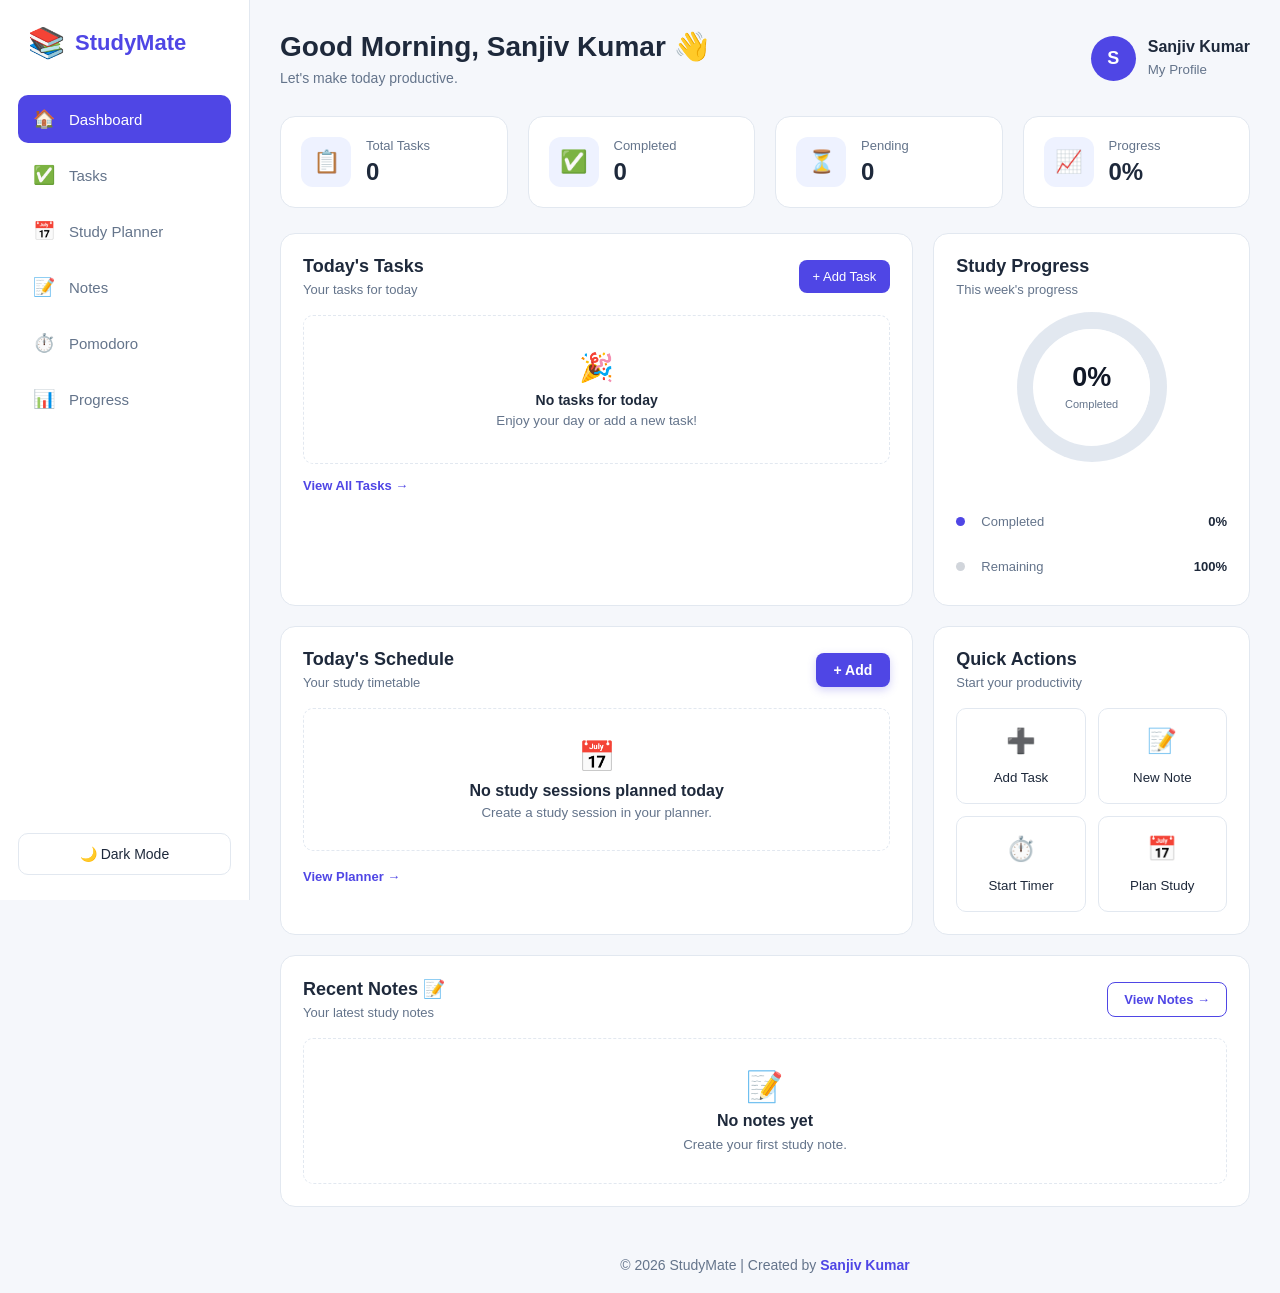
<file: index.html>
<!DOCTYPE html>
<html lang="en">

<head>

    <meta charset="UTF-8">

    <meta name="viewport"
        content="width=device-width, initial-scale=1.0">

    <!-- index.html -->
<title>StudyMate - Dashboard</title>

    <link rel="stylesheet"
        href="style.css">

    <link
    rel="icon"
    href="data:image/svg+xml,<svg xmlns=%22http://www.w3.org/2000/svg%22 viewBox=%220 0 100 100%22><text y=%22.9em%22 font-size=%2290%22>📚</text></svg>">

</head>


<body>


    <!-- ================= SIDEBAR ================= -->

    <aside class="sidebar">

        <div class="logo">

            <span>📚</span>

            <h2>
                StudyMate
            </h2>

        </div>


        <nav>

            <a href="index.html"
                class="active">

                <span>🏠</span>
                Dashboard

            </a>


            <a href="pages/tasks.html">

                <span>✅</span>
                Tasks

            </a>


            <a href="pages/planner.html">

                <span>📅</span>
                Study Planner

            </a>


            <a href="pages/notes.html">

                <span>📝</span>
                Notes

            </a>


            <a href="pages/pomodoro.html">

                <span>⏱️</span>
                Pomodoro

            </a>


            <a href="pages/progress.html">

                <span>📊</span>
                Progress

            </a>

        </nav>


        <div class="sidebar-bottom">

            <button id="themeBtn">
                🌙 Dark Mode
            </button>

        </div>

    </aside>



    <!-- ================= MAIN CONTENT ================= -->

    <main class="main">


        <!-- ================= HEADER ================= -->

        <header class="header">

            <div>

                <h1 id="greeting">
                    Good Morning, Sanjiv Kumar 👋
                </h1>

                <p>
                    Let's make today productive.
                </p>

            </div>


            <div class="profile">

                <div class="profile-icon">
                    S
                </div>


                <div>

                    <strong>
                        Sanjiv Kumar
                    </strong>

                    <small>
                        My Profile
                    </small>

                </div>

            </div>

        </header>



        <!-- ================= STATISTICS ================= -->

        <section class="stats">


            <div class="stat-card">

                <div class="stat-icon">
                    📋
                </div>

                <div>

                    <p>
                        Total Tasks
                    </p>

                    <h2 id="totalTasks">
                        0
                    </h2>

                </div>

            </div>



            <div class="stat-card">

                <div class="stat-icon">
                    ✅
                </div>

                <div>

                    <p>
                        Completed
                    </p>

                    <h2 id="completedTasks">
                        0
                    </h2>

                </div>

            </div>



            <div class="stat-card">

                <div class="stat-icon">
                    ⏳
                </div>

                <div>

                    <p>
                        Pending
                    </p>

                    <h2 id="pendingTasks">
                        0
                    </h2>

                </div>

            </div>



            <div class="stat-card">

                <div class="stat-icon">
                    📈
                </div>

                <div>

                    <p>
                        Progress
                    </p>

                    <h2 id="progress">
                        0%
                    </h2>

                </div>

            </div>


        </section>



        <!-- ================= DASHBOARD GRID ================= -->

        <section class="dashboard-grid">



            <!-- ================= TODAY'S TASKS ================= -->

            <div class="card tasks-card">


                <div class="card-header">

                    <div>

                        <h2>
                            Today's Tasks
                        </h2>

                        <p>
                            Your tasks for today
                        </p>

                    </div>


                    <button
                        class="add-btn"
                        id="dashboardAddTask">

                        + Add Task

                    </button>

                </div>


                <div class="task-list">

                    <!-- Tasks loaded by JavaScript -->

                </div>


                <button
                    class="view-all"
                    id="viewAllTasks">

                    View All Tasks →

                </button>


            </div>



            <!-- ================= STUDY PROGRESS ================= -->

            <div class="card progress-card">


                <div class="card-header">

                    <div>

                        <h2>
                            Study Progress
                        </h2>

                        <p>
                            This week's progress
                        </p>

                    </div>

                </div>


                <div class="progress-circle">


                    <div>

                        <strong id="studyProgress">
                            0%
                        </strong>

                        <span>
                            Completed
                        </span>

                    </div>


                </div>


                <div class="progress-info">


                    <div>

                        <span
                            class="dot completed-dot">
                        </span>

                        Completed

                        <strong id="completedProgress">
                            0%
                        </strong>

                    </div>


                    <div>

                        <span
                            class="dot pending-dot">
                        </span>

                        Remaining

                        <strong id="remainingProgress">
                            0%
                        </strong>

                    </div>


                </div>


            </div>



            <!-- ================= TODAY'S SCHEDULE ================= -->

            <div class="card schedule-card">


                <div class="card-header">


                    <div>

                        <h2>
                            Today's Schedule
                        </h2>

                        <p>
                            Your study timetable
                        </p>

                    </div>


                    <button
                        class="schedule-add-btn"
                        id="scheduleAddBtn">

                        + Add

                    </button>


                </div>


                <div
                    class="schedule"
                    id="dashboardSchedule">

                    <!-- Schedule loaded by JavaScript -->

                </div>


                <button
                    class="view-all"
                    id="viewPlanner">

                    View Planner →

                </button>


            </div>



            <!-- ================= QUICK ACTIONS ================= -->

            <div class="card quick-card">


                <div class="card-header">


                    <div>

                        <h2>
                            Quick Actions
                        </h2>

                        <p>
                            Start your productivity
                        </p>

                    </div>


                </div>


                <div class="quick-actions">


                    <button id="quickAddTask">

                        <span>
                            ➕
                        </span>

                        Add Task

                    </button>



                    <button id="quickNewNote">

                        <span>
                            📝
                        </span>

                        New Note

                    </button>



                    <button id="quickTimer">

                        <span>
                            ⏱️
                        </span>

                        Start Timer

                    </button>



                    <button id="quickPlanner">

                        <span>
                            📅
                        </span>

                        Plan Study

                    </button>


                </div>


            </div>



            <!-- ================= RECENT NOTES ================= -->

            <div class="card recent-notes-card">


                <div class="card-header">


                    <div>

                        <h2>
                            Recent Notes 📝
                        </h2>

                        <p>
                            Your latest study notes
                        </p>

                    </div>


                    <!-- DIRECT LINK -->

                    <button
                        class="notes-add-btn"
                        id="viewNotesBtn"
                        type="button"
                        onclick="window.location.href='pages/notes.html'">

                        View Notes →

                    </button>


                </div>


                <div
                    class="recent-notes"
                    id="recentNotes">

                    <!-- Notes loaded by JavaScript -->

                </div>


            </div>


        </section>


    </main>



    <!-- ================= FOOTER ================= -->

    <footer class="footer">

        <p>

            © 2026 StudyMate | Created by

            <strong>
                Sanjiv Kumar
            </strong>

        </p>

    </footer>



    <!-- ================= JAVASCRIPT ================= -->

    <script src="script.js?v=2"></script>


</body>

</html>
</file>
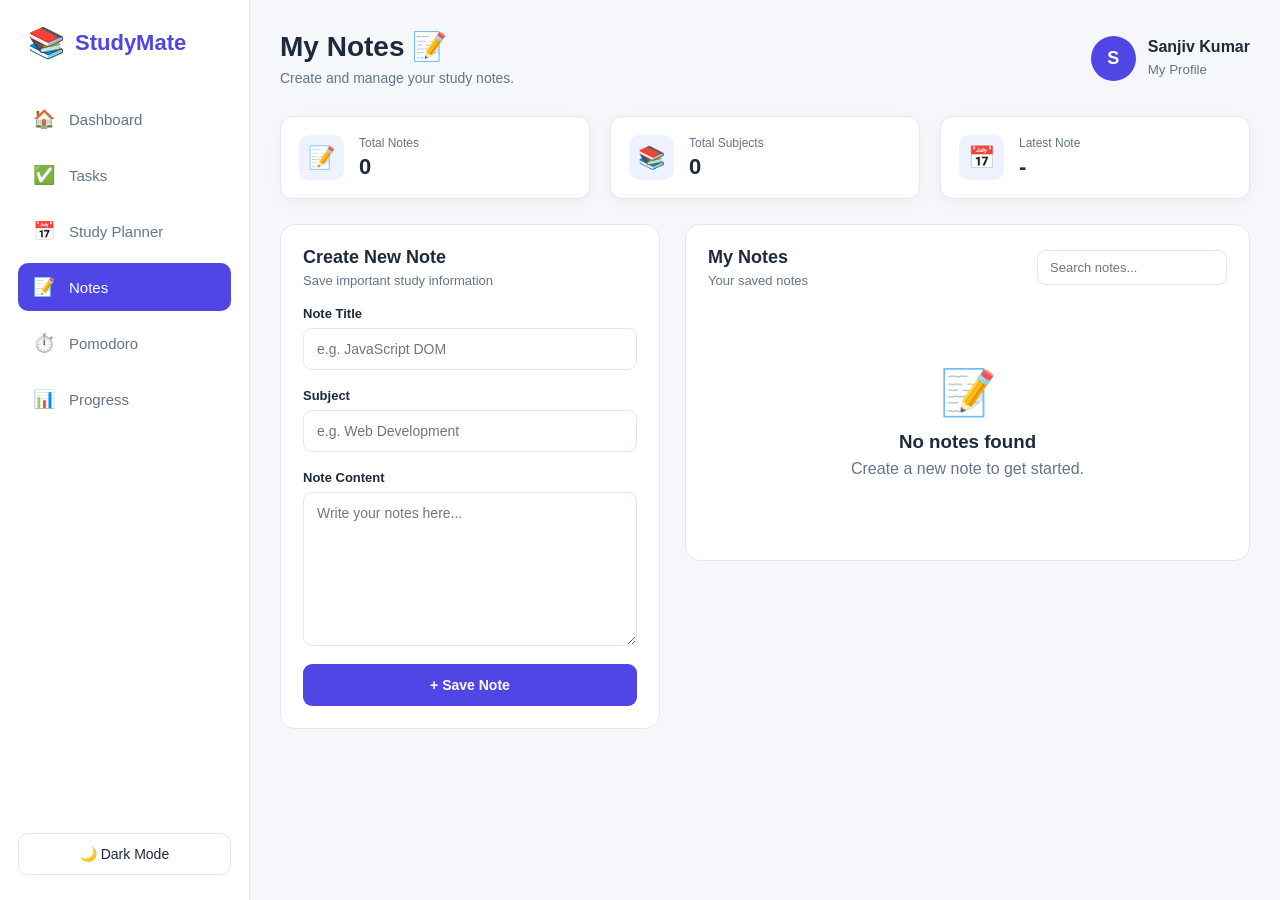
<file: pages/notes.html>
<!DOCTYPE html>
<html lang="en">

<head>
    <meta charset="UTF-8">
    <meta name="viewport" content="width=device-width, initial-scale=1.0">

    <!-- notes.html -->
<title>StudyMate - Notes</title>

    <link rel="stylesheet" href="../style.css">
    <link rel="stylesheet" href="notes.css">
    <link
    rel="icon"
    href="data:image/svg+xml,<svg xmlns=%22http://www.w3.org/2000/svg%22 viewBox=%220 0 100 100%22><text y=%22.9em%22 font-size=%2290%22>📚</text></svg>">
</head>

<body>

    <!-- Sidebar -->
    <aside class="sidebar">

        <div class="logo">
            <span>📚</span>
            <h2>StudyMate</h2>
        </div>

        <nav>

            <a href="../index.html">
                <span>🏠</span>
                Dashboard
            </a>

            <a href="tasks.html">
                <span>✅</span>
                Tasks
            </a>

            <a href="planner.html">
                <span>📅</span>
                Study Planner
            </a>

            <a href="notes.html" class="active">
                <span>📝</span>
                Notes
            </a>

            <a href="pomodoro.html">
                <span>⏱️</span>
                Pomodoro
            </a>

            <a href="progress.html">
                <span>📊</span>
                Progress
            </a>

        </nav>

        <div class="sidebar-bottom">
            <button id="themeBtn">🌙 Dark Mode</button>
        </div>

    </aside>


    <!-- Main Content -->
    <main class="main">

        <header class="header">

            <div>
                <h1>My Notes 📝</h1>

                <p>
                    Create and manage your study notes.
                </p>
            </div>

            <div class="profile">

                <div class="profile-icon">
                    S
                </div>

                <div>
                    <strong>Sanjiv Kumar</strong>
                    <small>My Profile</small>
                </div>

            </div>

        </header>


        <!-- Notes Statistics -->
        <section class="notes-stats">

            <div class="notes-stat">
                <div class="notes-stat-icon">📝</div>

                <div>
                    <p>Total Notes</p>
                    <h2 id="totalNotes">0</h2>
                </div>
            </div>


            <div class="notes-stat">
                <div class="notes-stat-icon">📚</div>

                <div>
                    <p>Total Subjects</p>
                    <h2 id="totalSubjects">0</h2>
                </div>
            </div>


            <div class="notes-stat">
                <div class="notes-stat-icon">📅</div>

                <div>
                    <p>Latest Note</p>
                    <h2 id="latestNote">-</h2>
                </div>
            </div>

        </section>


        <!-- Notes Container -->
        <section class="notes-container">


            <!-- Create / Edit Note -->
            <div class="card note-form-card">

                <div class="card-header">

                    <div>
                        <h2 id="noteFormTitle">Create New Note</h2>

                        <p id="noteFormDescription">
                            Save important study information
                        </p>
                    </div>

                </div>


                <form id="noteForm">

                    <div class="form-group">

                        <label for="noteTitle">
                            Note Title
                        </label>

                        <input
                            type="text"
                            id="noteTitle"
                            placeholder="e.g. JavaScript DOM"
                            required
                        >

                    </div>


                    <div class="form-group">

                        <label for="noteSubject">
                            Subject
                        </label>

                        <input
                            type="text"
                            id="noteSubject"
                            placeholder="e.g. Web Development"
                            required
                        >

                    </div>


                    <div class="form-group">

                        <label for="noteContent">
                            Note Content
                        </label>

                        <textarea
                            id="noteContent"
                            rows="8"
                            placeholder="Write your notes here..."
                            required
                        ></textarea>

                    </div>


                    <div class="note-form-buttons">

                        <button
                            type="submit"
                            class="note-add-btn"
                            id="noteSubmitBtn"
                        >
                            + Save Note
                        </button>

                        <button
                            type="button"
                            class="note-cancel-btn"
                            id="noteCancelBtn"
                            style="display: none;"
                        >
                            Cancel
                        </button>

                    </div>

                </form>

            </div>


            <!-- Notes List -->
            <div class="card notes-list-card">

                <div class="card-header">

                    <div>
                        <h2>My Notes</h2>

                        <p>
                            Your saved notes
                        </p>
                    </div>

                    <input
                        type="search"
                        id="searchNotes"
                        placeholder="Search notes..."
                    >

                </div>


                <div id="notesList" class="notes-list">

                </div>

            </div>

        </section>

    </main>


    <script src="notes.js"></script>

</body>

</html>
</file>
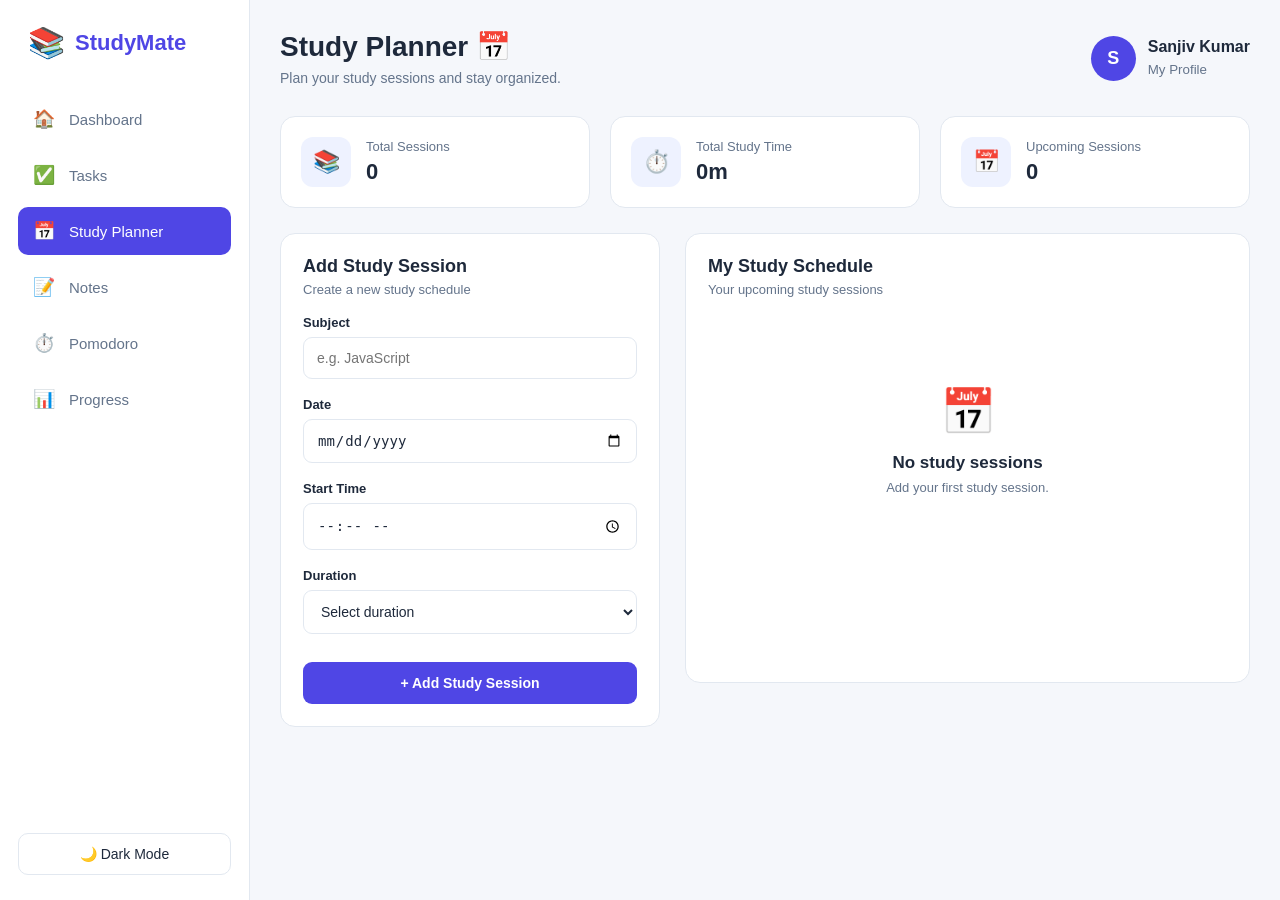
<file: pages/planner.html>
<!DOCTYPE html>
<html lang="en">

<head>

    <meta charset="UTF-8">

    <meta name="viewport"
        content="width=device-width, initial-scale=1.0">

    <!-- planner.html -->
<title>StudyMate - Study Planner</title>

    <link rel="stylesheet"
        href="../style.css">

    <link rel="stylesheet"
        href="planner.css">

    <link
    rel="icon"
    href="data:image/svg+xml,<svg xmlns=%22http://www.w3.org/2000/svg%22 viewBox=%220 0 100 100%22><text y=%22.9em%22 font-size=%2290%22>📚</text></svg>">

</head>


<body>


    <!-- ================= SIDEBAR ================= -->

    <aside class="sidebar">

        <div class="logo">

            <span>📚</span>

            <h2>
                StudyMate
            </h2>

        </div>


        <nav>

            <a href="../index.html">

                <span>🏠</span>
                Dashboard

            </a>


            <a href="tasks.html">

                <span>✅</span>
                Tasks

            </a>


            <a href="planner.html"
                class="active">

                <span>📅</span>
                Study Planner

            </a>


            <a href="notes.html">

                <span>📝</span>
                Notes

            </a>


            <a href="pomodoro.html">

                <span>⏱️</span>
                Pomodoro

            </a>


            <a href="progress.html">

                <span>📊</span>
                Progress

            </a>

        </nav>


        <div class="sidebar-bottom">

            <button id="themeBtn">

                🌙 Dark Mode

            </button>

        </div>

    </aside>



    <!-- ================= MAIN CONTENT ================= -->

    <main class="main">


        <!-- ================= HEADER ================= -->

        <header class="header">

            <div>

                <h1>
                    Study Planner 📅
                </h1>

                <p>
                    Plan your study sessions and stay organized.
                </p>

            </div>


            <div class="profile">

                <div class="profile-icon">
                    S
                </div>


                <div>

                    <strong>
                        Sanjiv Kumar
                    </strong>

                    <small>
                        My Profile
                    </small>

                </div>

            </div>

        </header>



        <!-- ================= STUDY STATISTICS ================= -->

        <section class="planner-stats">


            <div class="planner-stat">

                <div class="planner-stat-icon">
                    📚
                </div>

                <div>

                    <p>
                        Total Sessions
                    </p>

                    <h2 id="totalSessions">
                        0
                    </h2>

                </div>

            </div>



            <div class="planner-stat">

                <div class="planner-stat-icon">
                    ⏱️
                </div>

                <div>

                    <p>
                        Total Study Time
                    </p>

                    <h2 id="totalStudyTime">
                        0h 0m
                    </h2>

                </div>

            </div>



            <div class="planner-stat">

                <div class="planner-stat-icon">
                    📅
                </div>

                <div>

                    <p>
                        Upcoming Sessions
                    </p>

                    <h2 id="upcomingSessions">
                        0
                    </h2>

                </div>

            </div>


        </section>



        <!-- ================= PLANNER CONTAINER ================= -->

        <section class="planner-container">


            <!-- ================= ADD SESSION ================= -->

            <div class="card planner-form-card">


                <div class="card-header">

                    <div>

                        <h2 id="plannerFormTitle">
                            Add Study Session
                        </h2>

                        <p>
                            Create a new study schedule
                        </p>

                    </div>

                </div>



                <form id="plannerForm">


                    <!-- SUBJECT -->

                    <div class="form-group">

                        <label for="subject">
                            Subject
                        </label>

                        <input
                            type="text"
                            id="subject"
                            placeholder="e.g. JavaScript"
                            required
                        >

                    </div>



                    <!-- DATE -->

                    <div class="form-group">

                        <label for="studyDate">
                            Date
                        </label>

                        <input
                            type="date"
                            id="studyDate"
                            required
                        >

                    </div>



                    <!-- TIME -->

                    <div class="form-group">

                        <label for="studyTime">
                            Start Time
                        </label>

                        <input
                            type="time"
                            id="studyTime"
                            required
                        >

                    </div>



                    <!-- DURATION -->

                    <div class="form-group">

                        <label for="duration">
                            Duration
                        </label>

                        <select
                            id="duration"
                            required
                        >

                            <option value="">
                                Select duration
                            </option>

                            <option value="30 minutes">
                                30 Minutes
                            </option>

                            <option value="1 hour">
                                1 Hour
                            </option>

                            <option value="1.5 hours">
                                1.5 Hours
                            </option>

                            <option value="2 hours">
                                2 Hours
                            </option>

                            <option value="3 hours">
                                3 Hours
                            </option>

                        </select>

                    </div>



                    <!-- BUTTONS -->

                    <div class="planner-form-buttons">

                        <button
                            type="submit"
                            class="planner-add-btn"
                            id="plannerSubmitBtn"
                        >

                            + Add Study Session

                        </button>


                        <button
                            type="button"
                            class="planner-cancel-btn"
                            id="plannerCancelBtn"
                            style="display: none;"
                        >

                            Cancel

                        </button>

                    </div>


                </form>


            </div>



            <!-- ================= SCHEDULE ================= -->

            <div class="card schedule-card planner-schedule-card">


                <div class="card-header">


                    <div>

                        <h2>
                            My Study Schedule
                        </h2>

                        <p>
                            Your upcoming study sessions
                        </p>

                    </div>


                </div>



                <div
                    id="plannerList"
                    class="planner-list"
                >

                    <!-- Sessions loaded by JavaScript -->

                </div>


            </div>


        </section>


    </main>



    <!-- ================= JAVASCRIPT ================= -->

    <script src="planner.js"></script>


</body>

</html>
</file>
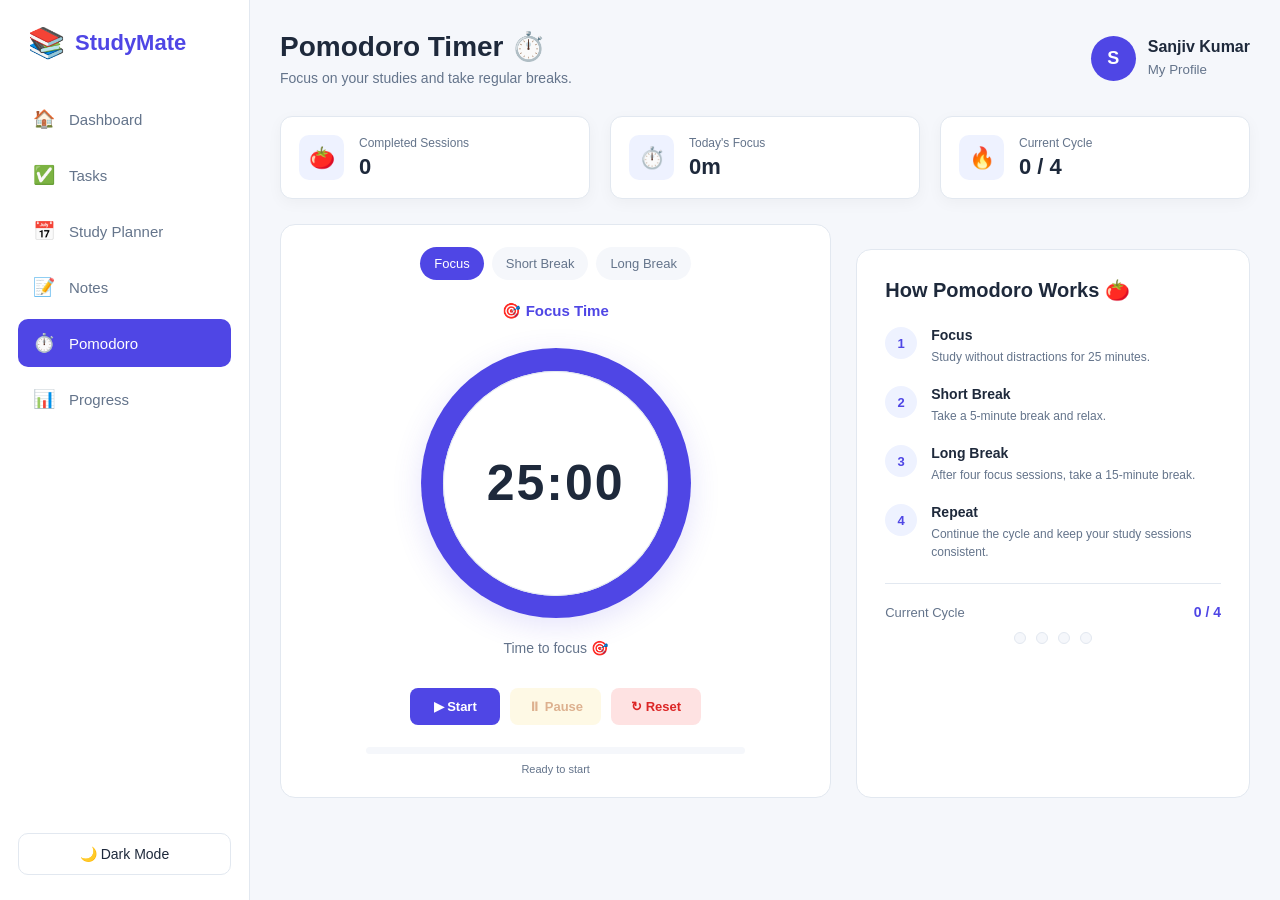
<file: pages/pomodoro.html>
<!DOCTYPE html>
<html lang="en">

<head>

    <meta charset="UTF-8">

    <meta
        name="viewport"
        content="width=device-width, initial-scale=1.0"
    >

    <!-- pomodoro.html -->
<title>StudyMate - Pomodoro</title>

    <link rel="stylesheet" href="../style.css">

    <link rel="stylesheet" href="pomodoro.css">

    <link
    rel="icon"
    href="data:image/svg+xml,<svg xmlns=%22http://www.w3.org/2000/svg%22 viewBox=%220 0 100 100%22><text y=%22.9em%22 font-size=%2290%22>📚</text></svg>">

</head>

<body>


    <!-- Sidebar -->

    <aside class="sidebar">

        <div class="logo">

            <span>📚</span>

            <h2>StudyMate</h2>

        </div>


        <nav>

            <a href="../index.html">

                <span>🏠</span>

                Dashboard

            </a>


            <a href="tasks.html">

                <span>✅</span>

                Tasks

            </a>


            <a href="planner.html">

                <span>📅</span>

                Study Planner

            </a>


            <a href="notes.html">

                <span>📝</span>

                Notes

            </a>


            <a href="pomodoro.html" class="active">

                <span>⏱️</span>

                Pomodoro

            </a>


            <a href="progress.html">

                <span>📊</span>

                Progress

            </a>

        </nav>


        <div class="sidebar-bottom">

            <button id="themeBtn">

                🌙 Dark Mode

            </button>

        </div>

    </aside>



    <!-- Main Content -->

    <main class="main">


        <!-- Header -->

        <header class="header">

            <div>

                <h1>Pomodoro Timer ⏱️</h1>

                <p>
                    Focus on your studies and take regular breaks.
                </p>

            </div>


            <div class="profile">

                <div class="profile-icon">
                    S
                </div>


                <div>

                    <strong>Sanjiv Kumar</strong>

                    <small>
                        My Profile
                    </small>

                </div>

            </div>

        </header>



        <!-- Pomodoro Stats -->

        <section class="pomodoro-stats">

            <div class="pomodoro-stat">

                <div class="pomodoro-stat-icon">
                    🍅
                </div>

                <div>

                    <p>Completed Sessions</p>

                    <h2 id="completedSessions">
                        0
                    </h2>

                </div>

            </div>


            <div class="pomodoro-stat">

                <div class="pomodoro-stat-icon">
                    ⏱️
                </div>

                <div>

                    <p>Today's Focus</p>

                    <h2 id="todayFocusTime">
                        0m
                    </h2>

                </div>

            </div>


            <div class="pomodoro-stat">

                <div class="pomodoro-stat-icon">
                    🔥
                </div>

                <div>

                    <p>Current Cycle</p>

                    <h2 id="cycleCount">
                        0 / 4
                    </h2>

                </div>

            </div>

        </section>



        <!-- Pomodoro Container -->

        <section class="pomodoro-container">


            <!-- Timer Card -->

            <div class="card pomodoro-card">


                <!-- Mode -->

                <div class="timer-mode">

                    <button
                        id="focusBtn"
                        class="mode-btn active-mode"
                        type="button"
                    >
                        Focus
                    </button>


                    <button
                        id="shortBreakBtn"
                        class="mode-btn"
                        type="button"
                    >
                        Short Break
                    </button>


                    <button
                        id="longBreakBtn"
                        class="mode-btn"
                        type="button"
                    >
                        Long Break
                    </button>

                </div>



                <!-- Current Mode -->

                <div class="current-mode" id="currentMode">

                    🎯 Focus Time

                </div>



                <!-- Timer -->

                <div class="timer-circle">

                    <div class="timer-display">

                        <span id="minutes">
                            25
                        </span>

                        <span>:</span>

                        <span id="seconds">
                            00
                        </span>

                    </div>

                </div>



                <!-- Session Text -->

                <p
                    class="session-text"
                    id="sessionText"
                >
                    Time to focus 🎯
                </p>



                <!-- Controls -->

                <div class="timer-controls">

                    <button
                        id="startBtn"
                        class="start-btn"
                        type="button"
                    >
                        ▶ Start
                    </button>


                    <button
                        id="pauseBtn"
                        class="pause-btn"
                        type="button"
                    >
                        ⏸ Pause
                    </button>


                    <button
                        id="resetBtn"
                        class="reset-btn"
                        type="button"
                    >
                        ↻ Reset
                    </button>

                </div>


                <!-- Progress -->

                <div class="timer-progress">

                    <div
                        class="timer-progress-bar"
                        id="timerProgressBar"
                    ></div>

                </div>


                <p class="timer-status" id="timerStatus">
                    Ready to start
                </p>


            </div>



            <!-- Information Card -->

            <div class="card pomodoro-info">


                <h2>
                    How Pomodoro Works 🍅
                </h2>


                <div class="pomodoro-steps">


                    <div class="pomodoro-step">

                        <span>1</span>

                        <div>

                            <h3>
                                Focus
                            </h3>

                            <p>
                                Study without distractions for 25 minutes.
                            </p>

                        </div>

                    </div>



                    <div class="pomodoro-step">

                        <span>2</span>

                        <div>

                            <h3>
                                Short Break
                            </h3>

                            <p>
                                Take a 5-minute break and relax.
                            </p>

                        </div>

                    </div>



                    <div class="pomodoro-step">

                        <span>3</span>

                        <div>

                            <h3>
                                Long Break
                            </h3>

                            <p>
                                After four focus sessions, take a 15-minute break.
                            </p>

                        </div>

                    </div>



                    <div class="pomodoro-step">

                        <span>4</span>

                        <div>

                            <h3>
                                Repeat
                            </h3>

                            <p>
                                Continue the cycle and keep your study sessions consistent.
                            </p>

                        </div>

                    </div>


                </div>


                <!-- Cycle -->

                <div class="cycle-progress">

                    <div class="cycle-header">

                        <span>
                            Current Cycle
                        </span>

                        <strong id="cycleText">
                            0 / 4
                        </strong>

                    </div>


                    <div class="cycle-dots">

                        <span class="cycle-dot"></span>

                        <span class="cycle-dot"></span>

                        <span class="cycle-dot"></span>

                        <span class="cycle-dot"></span>

                    </div>

                </div>


            </div>


        </section>


    </main>



    <script src="pomodoro.js"></script>

</body>

</html>
</file>
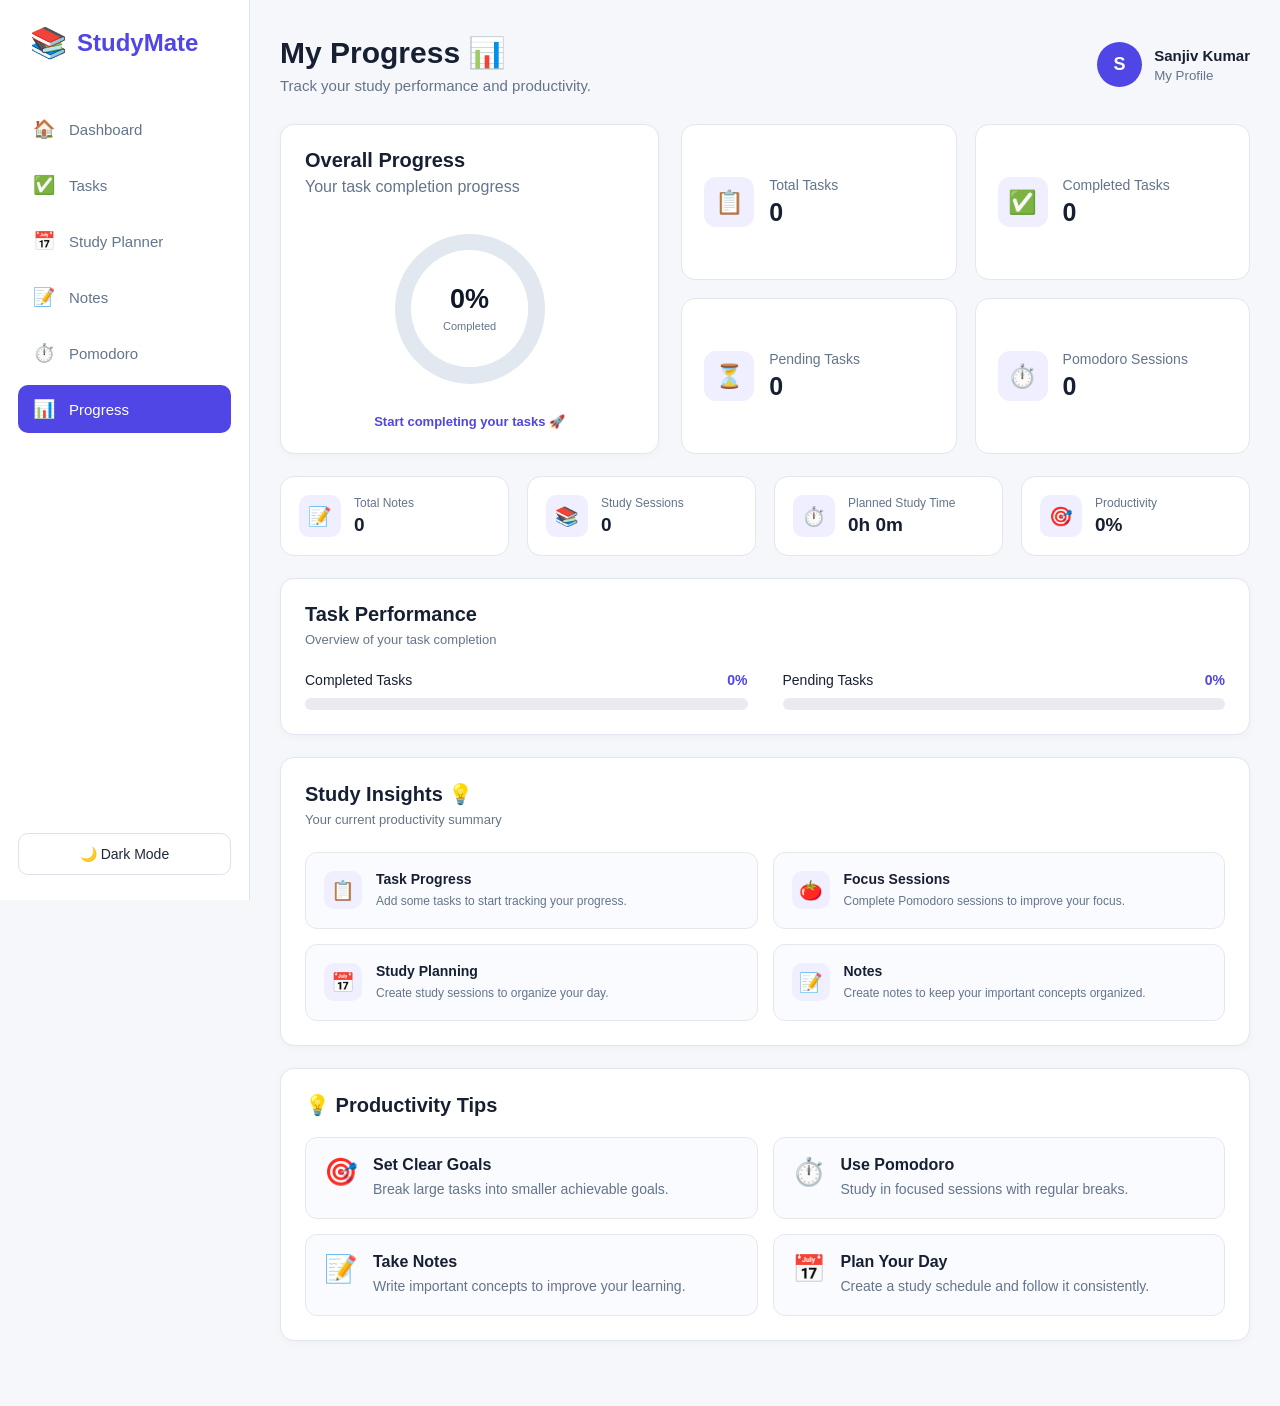
<file: pages/progress.html>
<!DOCTYPE html>
<html lang="en">

<head>

    <meta charset="UTF-8">

    <meta
        name="viewport"
        content="width=device-width, initial-scale=1.0"
    >

    <!-- progress.html -->
<title>StudyMate - Progress</title>

    <link rel="stylesheet" href="../style.css">

    <link rel="stylesheet" href="progress.css">

    <link
    rel="icon"
    href="data:image/svg+xml,<svg xmlns=%22http://www.w3.org/2000/svg%22 viewBox=%220 0 100 100%22><text y=%22.9em%22 font-size=%2290%22>📚</text></svg>">

</head>

<body>


    <!-- Sidebar -->

    <aside class="sidebar">

        <div class="logo">

            <span>📚</span>

            <h2>StudyMate</h2>

        </div>


        <nav>

            <a href="../index.html">

                <span>🏠</span>

                Dashboard

            </a>


            <a href="tasks.html">

                <span>✅</span>

                Tasks

            </a>


            <a href="planner.html">

                <span>📅</span>

                Study Planner

            </a>


            <a href="notes.html">

                <span>📝</span>

                Notes

            </a>


            <a href="pomodoro.html">

                <span>⏱️</span>

                Pomodoro

            </a>


            <a href="progress.html" class="active">

                <span>📊</span>

                Progress

            </a>

        </nav>


        <div class="sidebar-bottom">

            <button id="themeBtn">

                🌙 Dark Mode

            </button>

        </div>

    </aside>



    <!-- Main Content -->

    <main class="main">


        <!-- Header -->

        <header class="header">

            <div>

                <h1>My Progress 📊</h1>

                <p>
                    Track your study performance and productivity.
                </p>

            </div>


            <div class="profile">

                <div class="profile-icon">
                    S
                </div>


                <div>

                    <strong>Sanjiv Kumar</strong>

                    <small>
                        My Profile
                    </small>

                </div>

            </div>

        </header>



        <!-- Progress Overview -->

        <section class="overview">


            <!-- Overall Progress -->

            <div class="progress-main card">

                <h2>
                    Overall Progress
                </h2>

                <p>
                    Your task completion progress
                </p>


                <div class="progress-circle">

                    <div>

                        <strong id="overallProgress">
                            0%
                        </strong>

                        <span>
                            Completed
                        </span>

                    </div>

                </div>


                <div class="progress-message" id="progressMessage">

                    Start completing your tasks 🚀

                </div>

            </div>



            <!-- Statistics -->

            <div class="stats-grid">


                <div class="stat-card">

                    <div class="stat-icon">
                        📋
                    </div>

                    <div>

                        <p>
                            Total Tasks
                        </p>

                        <h2 id="totalTasks">
                            0
                        </h2>

                    </div>

                </div>



                <div class="stat-card">

                    <div class="stat-icon">
                        ✅
                    </div>

                    <div>

                        <p>
                            Completed Tasks
                        </p>

                        <h2 id="completedTasks">
                            0
                        </h2>

                    </div>

                </div>



                <div class="stat-card">

                    <div class="stat-icon">
                        ⏳
                    </div>

                    <div>

                        <p>
                            Pending Tasks
                        </p>

                        <h2 id="pendingTasks">
                            0
                        </h2>

                    </div>

                </div>



                <div class="stat-card">

                    <div class="stat-icon">
                        ⏱️
                    </div>

                    <div>

                        <p>
                            Pomodoro Sessions
                        </p>

                        <h2 id="pomodoroSessions">
                            0
                        </h2>

                    </div>

                </div>


            </div>

        </section>



        <!-- Study Summary -->

        <section class="study-summary">


            <div class="summary-card">

                <div class="summary-icon">
                    📝
                </div>

                <div>

                    <p>
                        Total Notes
                    </p>

                    <h2 id="totalNotes">
                        0
                    </h2>

                </div>

            </div>


            <div class="summary-card">

                <div class="summary-icon">
                    📚
                </div>

                <div>

                    <p>
                        Study Sessions
                    </p>

                    <h2 id="studySessions">
                        0
                    </h2>

                </div>

            </div>


            <div class="summary-card">

                <div class="summary-icon">
                    ⏱️
                </div>

                <div>

                    <p>
                        Planned Study Time
                    </p>

                    <h2 id="plannedStudyTime">
                        0h 0m
                    </h2>

                </div>

            </div>


            <div class="summary-card">

                <div class="summary-icon">
                    🎯
                </div>

                <div>

                    <p>
                        Productivity
                    </p>

                    <h2 id="productivityScore">
                        0%
                    </h2>

                </div>

            </div>


        </section>



        <!-- Task Performance -->

        <section class="card performance">

            <div class="card-header">

                <div>

                    <h2>
                        Task Performance
                    </h2>

                    <p>
                        Overview of your task completion
                    </p>

                </div>

            </div>


            <div class="performance-row">


                <!-- Completed -->

                <div class="performance-item">

                    <div class="performance-top">

                        <span>
                            Completed Tasks
                        </span>

                        <strong id="completedPercent">
                            0%
                        </strong>

                    </div>


                    <div class="bar">

                        <div id="completedBar"></div>

                    </div>

                </div>



                <!-- Pending -->

                <div class="performance-item">

                    <div class="performance-top">

                        <span>
                            Pending Tasks
                        </span>

                        <strong id="pendingPercent">
                            0%
                        </strong>

                    </div>


                    <div class="bar">

                        <div id="pendingBar"></div>

                    </div>

                </div>


            </div>

        </section>



        <!-- Study Insights -->

        <section class="card insights">

            <div class="card-header">

                <div>

                    <h2>
                        Study Insights 💡
                    </h2>

                    <p>
                        Your current productivity summary
                    </p>

                </div>

            </div>


            <div class="insights-grid">


                <div class="insight">

                    <span>
                        📋
                    </span>

                    <div>

                        <h3>
                            Task Progress
                        </h3>

                        <p id="taskInsight">
                            Add some tasks to start tracking your progress.
                        </p>

                    </div>

                </div>



                <div class="insight">

                    <span>
                        🍅
                    </span>

                    <div>

                        <h3>
                            Focus Sessions
                        </h3>

                        <p id="pomodoroInsight">
                            Complete Pomodoro sessions to improve your focus.
                        </p>

                    </div>

                </div>



                <div class="insight">

                    <span>
                        📅
                    </span>

                    <div>

                        <h3>
                            Study Planning
                        </h3>

                        <p id="plannerInsight">
                            Create study sessions to organize your day.
                        </p>

                    </div>

                </div>



                <div class="insight">

                    <span>
                        📝
                    </span>

                    <div>

                        <h3>
                            Notes
                        </h3>

                        <p id="notesInsight">
                            Create notes to keep your important concepts organized.
                        </p>

                    </div>

                </div>


            </div>

        </section>



        <!-- Productivity Tips -->

        <section class="card tips">

            <h2>
                💡 Productivity Tips
            </h2>


            <div class="tips-grid">


                <div class="tip">

                    <span>
                        🎯
                    </span>

                    <div>

                        <h3>
                            Set Clear Goals
                        </h3>

                        <p>
                            Break large tasks into smaller achievable goals.
                        </p>

                    </div>

                </div>



                <div class="tip">

                    <span>
                        ⏱️
                    </span>

                    <div>

                        <h3>
                            Use Pomodoro
                        </h3>

                        <p>
                            Study in focused sessions with regular breaks.
                        </p>

                    </div>

                </div>



                <div class="tip">

                    <span>
                        📝
                    </span>

                    <div>

                        <h3>
                            Take Notes
                        </h3>

                        <p>
                            Write important concepts to improve your learning.
                        </p>

                    </div>

                </div>



                <div class="tip">

                    <span>
                        📅
                    </span>

                    <div>

                        <h3>
                            Plan Your Day
                        </h3>

                        <p>
                            Create a study schedule and follow it consistently.
                        </p>

                    </div>

                </div>


            </div>

        </section>


    </main>



    <script src="progress.js"></script>

</body>

</html>
</file>
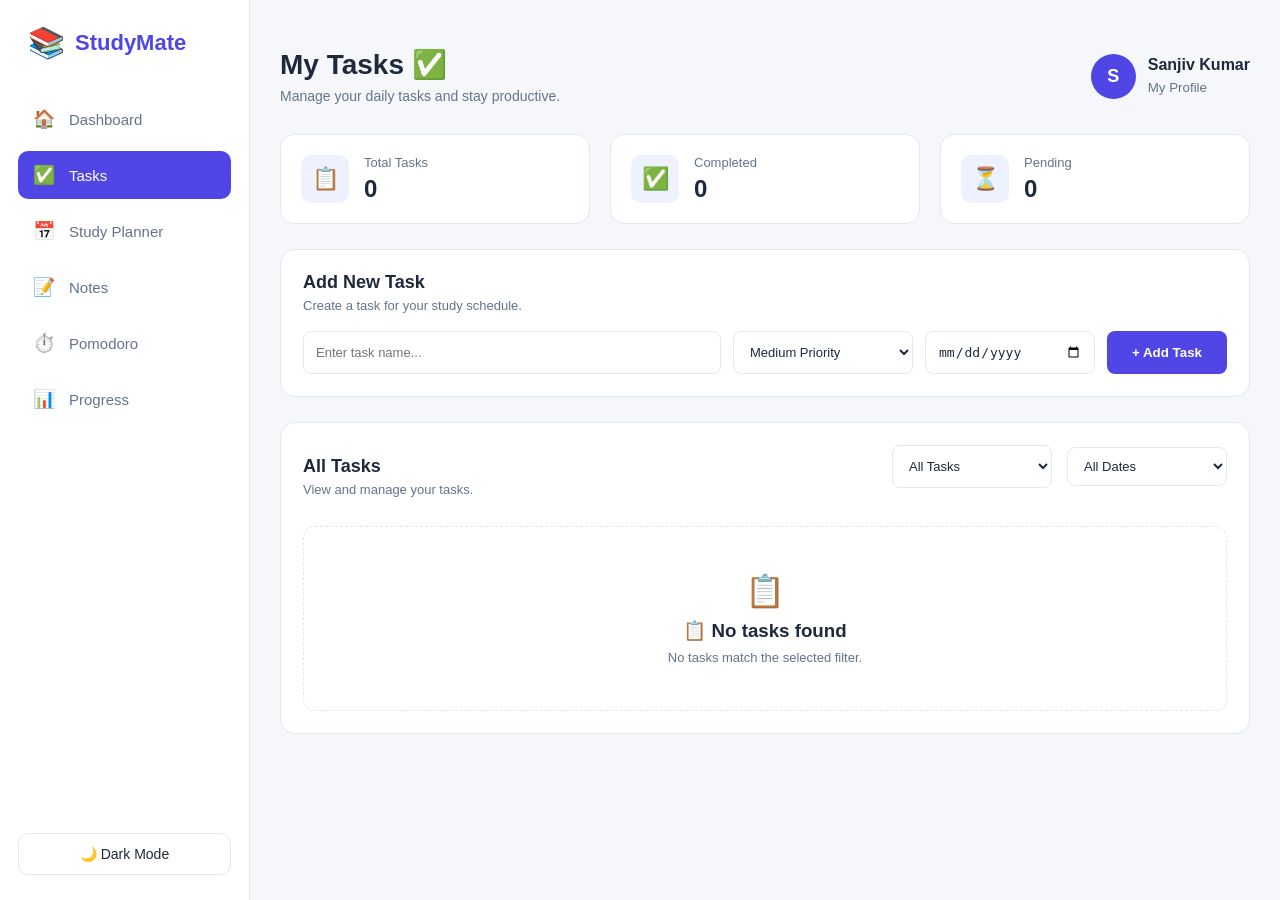
<file: pages/tasks.html>
<!DOCTYPE html>
<html lang="en">

<head>

    <meta charset="UTF-8">

    <meta name="viewport"
        content="width=device-width, initial-scale=1.0">

    <<!-- tasks.html -->
<title>StudyMate - Tasks</title>

    <link rel="stylesheet"
        href="../style.css">

    <link rel="stylesheet"
        href="tasks.css">

    <link
    rel="icon"
    href="data:image/svg+xml,<svg xmlns=%22http://www.w3.org/2000/svg%22 viewBox=%220 0 100 100%22><text y=%22.9em%22 font-size=%2290%22>📚</text></svg>">

</head>


<body>


    <!-- ================= SIDEBAR ================= -->

    <aside class="sidebar">


        <div class="logo">

            <span>📚</span>

            <h2>
                StudyMate
            </h2>

        </div>


        <nav>


            <a href="../index.html">

                <span>🏠</span>

                Dashboard

            </a>


            <a href="tasks.html"
                class="active">

                <span>✅</span>

                Tasks

            </a>


            <a href="planner.html">

                <span>📅</span>

                Study Planner

            </a>


            <a href="notes.html">

                <span>📝</span>

                Notes

            </a>


            <a href="pomodoro.html">

                <span>⏱️</span>

                Pomodoro

            </a>


            <a href="progress.html">

                <span>📊</span>

                Progress

            </a>


        </nav>


        <div class="sidebar-bottom">

            <button id="themeBtn">

                🌙 Dark Mode

            </button>

        </div>


    </aside>



    <!-- ================= MAIN ================= -->

    <main class="main">


        <!-- ================= HEADER ================= -->

        <header class="header">


            <div>

                <h1>
                    My Tasks ✅
                </h1>

                <p>
                    Manage your daily tasks and stay productive.
                </p>

            </div>


            <div class="profile">


                <div class="profile-icon">

                    S

                </div>


                <div>

                    <strong>
                        Sanjiv Kumar
                    </strong>

                    <small>
                        My Profile
                    </small>

                </div>


            </div>


        </header>



        <!-- ================= TASK STATISTICS ================= -->

        <section class="task-stats">


            <div class="task-stat">

                <span>
                    📋
                </span>

                <div>

                    <p>
                        Total Tasks
                    </p>

                    <h2 id="totalTasks">
                        0
                    </h2>

                </div>

            </div>



            <div class="task-stat">

                <span>
                    ✅
                </span>

                <div>

                    <p>
                        Completed
                    </p>

                    <h2 id="completedTasks">
                        0
                    </h2>

                </div>

            </div>



            <div class="task-stat">

                <span>
                    ⏳
                </span>

                <div>

                    <p>
                        Pending
                    </p>

                    <h2 id="pendingTasks">
                        0
                    </h2>

                </div>

            </div>


        </section>



        <!-- ================= ADD TASK ================= -->

        <section class="card add-task-card">


            <div class="card-header">


                <div>

                    <h2>
                        Add New Task
                    </h2>

                    <p>
                        Create a task for your study schedule.
                    </p>

                </div>


            </div>



            <form id="taskForm">


                <div class="task-input">


                    <input
                        type="text"
                        id="taskTitle"
                        placeholder="Enter task name..."
                        required
                    >



                    <select id="taskPriority">


                        <option value="High">
                            High Priority
                        </option>


                        <option value="Medium"
                            selected>

                            Medium Priority

                        </option>


                        <option value="Low">
                            Low Priority
                        </option>


                    </select>



                    <input
                        type="date"
                        id="taskDate"
                        required
                    >



                    <button type="submit">

                        + Add Task

                    </button>


                </div>


            </form>


        </section>



        <!-- ================= TASK LIST ================= -->

        <section class="card task-management-card">


            <div class="card-header">


                <div>

                    <h2>
                        All Tasks
                    </h2>

                    <p>
                        View and manage your tasks.
                    </p>

                </div>



                <!-- FILTERS -->

                <div class="task-filters">


                    <select id="taskFilter">

                        <option value="all">
                            All Tasks
                        </option>

                        <option value="pending">
                            Pending
                        </option>

                        <option value="completed">
                            Completed
                        </option>

                    </select>


                    <select id="dateFilter">

                        <option value="all">
                            All Dates
                        </option>

                        <option value="overdue">
                            🔴 Overdue
                        </option>

                        <option value="today">
                            🟡 Today
                        </option>

                        <option value="upcoming">
                            🔵 Upcoming
                        </option>

                    </select>


                </div>


            </div>



            <!-- TASKS -->

            <div
                id="taskList"
                class="task-management-list">

                <!-- Tasks loaded by tasks.js -->

            </div>


        </section>


    </main>



    <!-- ================= JAVASCRIPT ================= -->

    <script src="tasks.js"></script>


</body>

</html>
</file>
<file: style.css>
/* ================================
   StudyMate - Main Styles
   ================================ */

* {
    margin: 0;
    padding: 0;
    box-sizing: border-box;
}

:root {
    --primary: #4f46e5;
    --primary-light: #eef2ff;
    --background: #f5f7fb;
    --card: #ffffff;
    --text: #1e293b;
    --muted: #64748b;
    --border: #e2e8f0;
    --success: #16a34a;
    --warning: #f59e0b;
    --danger: #ef4444;
    --sidebar: #ffffff;
}

body {
    font-family: Arial, Helvetica, sans-serif;
    background: var(--background);
    color: var(--text);
    min-height: 100vh;
}


/* ================================
   Sidebar
   ================================ */

.sidebar {
    position: fixed;
    left: 0;
    top: 0;

    width: 250px;
    height: 100vh;

    background: var(--sidebar);
    border-right: 1px solid var(--border);

    padding: 25px 18px;

    display: flex;
    flex-direction: column;

    z-index: 100;
}

.logo {
    display: flex;
    align-items: center;
    gap: 10px;

    padding: 0 10px;
    margin-bottom: 35px;
}

.logo span {
    font-size: 30px;
}

.logo h2 {
    font-size: 22px;
    color: var(--primary);
}


/* ================================
   Navigation
   ================================ */

.sidebar nav {
    display: flex;
    flex-direction: column;
    gap: 8px;
}

.sidebar nav a {
    text-decoration: none;
    color: var(--muted);

    display: flex;
    align-items: center;
    gap: 14px;

    padding: 13px 15px;

    border-radius: 10px;

    font-size: 15px;
    font-weight: 500;

    transition: 0.3s;
}

.sidebar nav a:hover {
    background: var(--primary-light);
    color: var(--primary);
}

.sidebar nav a.active {
    background: var(--primary);
    color: white;
}

.sidebar nav a span {
    font-size: 18px;
}


/* ================================
   Sidebar Bottom
   ================================ */

.sidebar-bottom {
    margin-top: auto;
}

#themeBtn {
    width: 100%;

    padding: 12px;

    border: 1px solid var(--border);
    border-radius: 10px;

    background: transparent;
    color: var(--text);

    cursor: pointer;

    font-size: 14px;

    transition: 0.3s;
}

#themeBtn:hover {
    background: var(--primary-light);
}


/* ================================
   Main
   ================================ */

.main {
    margin-left: 250px;
    padding: 30px;
}


/* ================================
   Header
   ================================ */

.header {
    display: flex;
    align-items: center;
    justify-content: space-between;

    margin-bottom: 30px;
}

.header h1 {
    font-size: 28px;
    margin-bottom: 7px;
}

.header p {
    color: var(--muted);
    font-size: 14px;
}


/* ================================
   Profile
   ================================ */

.profile {
    display: flex;
    align-items: center;
    gap: 12px;
}

.profile-icon {
    width: 45px;
    height: 45px;

    border-radius: 50%;

    background: var(--primary);
    color: white;

    display: flex;
    align-items: center;
    justify-content: center;

    font-size: 18px;
    font-weight: bold;
}

.profile strong {
    display: block;
    margin-bottom: 4px;
}

.profile small {
    color: var(--muted);
}


/* ================================
   Statistics
   ================================ */

.stats {
    display: grid;

    grid-template-columns: repeat(4, 1fr);

    gap: 20px;

    margin-bottom: 25px;
}

.stat-card {
    background: var(--card);

    border: 1px solid var(--border);
    border-radius: 15px;

    padding: 20px;

    display: flex;
    align-items: center;
    gap: 15px;

    transition: 0.3s;
}

.stat-card:hover {
    transform: translateY(-3px);

    box-shadow: 0 8px 25px rgba(0, 0, 0, 0.06);
}

.stat-icon {
    width: 50px;
    height: 50px;

    background: var(--primary-light);

    border-radius: 12px;

    display: flex;
    align-items: center;
    justify-content: center;

    font-size: 22px;
}

.stat-card p {
    color: var(--muted);
    font-size: 13px;

    margin-bottom: 5px;
}

.stat-card h2 {
    font-size: 24px;
}


/* ================================
   Dashboard Grid
   ================================ */

.dashboard-grid {
    display: grid;

    grid-template-columns: 2fr 1fr;

    gap: 20px;
}


/* ================================
   Cards
   ================================ */

.card {
    background: var(--card);

    border: 1px solid var(--border);

    border-radius: 15px;

    padding: 22px;
}

.card-header {
    display: flex;
    justify-content: space-between;
    align-items: center;

    margin-bottom: 22px;
}

.card-header h2 {
    font-size: 18px;
    margin-bottom: 5px;
}

.card-header p {
    font-size: 13px;
    color: var(--muted);
}


/* ================================
   Buttons
   ================================ */

.add-btn {
    border: none;

    background: var(--primary);
    color: white;

    padding: 9px 14px;

    border-radius: 8px;

    cursor: pointer;

    font-size: 13px;

    transition: 0.3s;
}

.add-btn:hover {
    opacity: 0.9;
    transform: translateY(-1px);
}


/* ================================
   Tasks
   ================================ */

.task-list {
    display: flex;
    flex-direction: column;
    gap: 12px;
}

.task {
    display: flex;
    align-items: center;
    gap: 12px;

    padding: 14px;

    border: 1px solid var(--border);

    border-radius: 10px;

    transition: 0.3s;
}

.task:hover {
    background: #fafafa;
}

.task input {
    width: 18px;
    height: 18px;

    cursor: pointer;
}

.task-info {
    flex: 1;
}

.task-info h3 {
    font-size: 14px;
    margin-bottom: 5px;
}

.task-info p {
    color: var(--muted);
    font-size: 12px;
}


/* ================================
   Priority
   ================================ */

.priority {
    padding: 5px 9px;

    border-radius: 20px;

    font-size: 11px;
    font-weight: bold;
}

.priority.high {
    background: #fee2e2;
    color: var(--danger);
}

.priority.medium {
    background: #fef3c7;
    color: #b45309;
}

.priority.low {
    background: #dcfce7;
    color: var(--success);
}


/* ================================
   View All
   ================================ */

.view-all {
    margin-top: 18px;

    background: none;
    border: none;

    color: var(--primary);

    cursor: pointer;

    font-size: 13px;
    font-weight: 600;
}

.view-all:hover {
    text-decoration: underline;
}


/* ================================
   Empty Task
   ================================ */

.empty-task {
    text-align: center;

    padding: 25px;

    color: var(--muted);

    border: 1px dashed var(--border);

    border-radius: 10px;
}

.empty-task p {
    margin-bottom: 5px;
}


/* ================================
   Progress
   ================================ */

.progress-card {
    display: flex;
    flex-direction: column;
}

.progress-circle {
    width: 150px;
    height: 150px;

    margin: 10px auto 25px;

    border-radius: 50%;

    background:
        conic-gradient(
            var(--primary) 0%,
            var(--primary) 0%,
            #e5e7eb 0%,
            #e5e7eb 100%
        );

    display: flex;
    align-items: center;
    justify-content: center;

    transition: background 0.5s ease;
}

.progress-circle > div {
    width: 115px;
    height: 115px;

    border-radius: 50%;

    background: var(--card);

    display: flex;
    flex-direction: column;

    align-items: center;
    justify-content: center;
}

.progress-circle strong {
    font-size: 28px;
}

.progress-circle span {
    color: var(--muted);
    font-size: 11px;

    margin-top: 4px;
}


/* ================================
   Progress Info
   ================================ */

.progress-info {
    display: flex;
    flex-direction: column;
    gap: 12px;
}

.progress-info div {
    display: flex;
    align-items: center;

    font-size: 13px;
    color: var(--muted);
}

.progress-info strong {
    margin-left: auto;
    color: var(--text);
}

.dot {
    width: 9px;
    height: 9px;

    border-radius: 50%;

    margin-right: 8px;
}

.completed-dot {
    background: var(--primary);
}

.pending-dot {
    background: #d1d5db;
}


/* ================================
   Schedule
   ================================ */

.schedule {
    display: flex;
    flex-direction: column;
    gap: 14px;
}

.schedule-item {
    display: flex;
    align-items: center;
    gap: 15px;

    padding: 12px;

    border-left: 3px solid var(--primary);

    background: var(--primary-light);

    border-radius: 6px;
}

.time {
    font-size: 13px;
    font-weight: bold;

    min-width: 45px;
}

.schedule-content h3 {
    font-size: 14px;
    margin-bottom: 4px;
}

.schedule-content p {
    font-size: 12px;
    color: var(--muted);
}


/* Empty Schedule */

.empty-schedule {
    text-align: center;

    padding: 25px;

    color: var(--muted);

    border: 1px dashed var(--border);

    border-radius: 10px;
}

.empty-schedule p {
    margin-bottom: 5px;
}


/* ================================
   Schedule Add Button
   ================================ */

.schedule-add-btn {
    background: #4f46e5;
    color: white;

    border: none;

    padding: 9px 18px;

    border-radius: 8px;

    font-size: 14px;
    font-weight: 600;

    cursor: pointer;

    transition: all 0.25s ease;

    box-shadow:
        0 3px 8px rgba(79, 70, 229, 0.25);
}

.schedule-add-btn:hover {
    background: #4338ca;

    transform: translateY(-1px);

    box-shadow:
        0 5px 12px rgba(79, 70, 229, 0.35);
}

.schedule-add-btn:active {
    transform: translateY(0);
}


/* ================================
   Quick Actions
   ================================ */

.quick-actions {
    display: grid;

    grid-template-columns: repeat(2, 1fr);

    gap: 12px;
}

.quick-actions button {
    border: 1px solid var(--border);

    background: var(--card);
    color: var(--text);

    padding: 18px 10px;

    border-radius: 10px;

    cursor: pointer;

    display: flex;
    flex-direction: column;

    align-items: center;
    gap: 8px;

    transition: 0.3s;
}

.quick-actions button:hover {
    background: var(--primary-light);
    border-color: var(--primary);

    color: var(--primary);

    transform: translateY(-2px);
}

.quick-actions span {
    font-size: 22px;
}


/* ================================
   Recent Notes
   ================================ */

.recent-notes-card {
    grid-column: 1 / -1;
}

.recent-notes {
    display: grid;

    grid-template-columns: repeat(3, 1fr);

    gap: 15px;
}

.note-preview {
    border: 1px solid var(--border);

    border-radius: 12px;

    padding: 17px;

    background: #fafbff;

    transition: 0.3s;
}

.note-preview:hover {
    transform: translateY(-3px);

    box-shadow:
        0 6px 18px rgba(0, 0, 0, 0.06);

    border-color: var(--primary);
}

.note-preview h3 {
    font-size: 16px;

    margin-bottom: 7px;

    overflow: hidden;

    text-overflow: ellipsis;

    white-space: nowrap;
}

.note-subject {
    color: var(--primary);

    font-size: 12px;

    font-weight: 600;

    margin-bottom: 10px;
}

.note-preview p {
    color: var(--muted);
    font-size: 13px;
    line-height: 1.5;

    max-height: 58px;
    overflow: hidden;
}

.empty-notes {
    grid-column: 1 / -1;

    text-align: center;

    padding: 30px;

    color: var(--muted);

    border: 1px dashed var(--border);

    border-radius: 10px;
}

.empty-notes p {
    margin-bottom: 6px;
}


/* View Notes Button */

.notes-add-btn {
    background: transparent;

    color: var(--primary);

    border: 1px solid var(--primary);

    padding: 9px 16px;

    border-radius: 8px;

    font-size: 13px;

    font-weight: 600;

    cursor: pointer;

    transition: 0.25s;
}

.notes-add-btn:hover {
    background: var(--primary);

    color: white;
}


/* ================================
   Delete Button
   ================================ */

.delete-btn {
    border: none;

    background: transparent;

    cursor: pointer;

    font-size: 18px;

    transition: 0.2s;
}

.delete-btn:hover {
    transform: scale(1.2);
}


/* Completed Task */

.completed-task {
    text-decoration: line-through;

    opacity: 0.5;
}


/* ================================
   Dark Mode
   ================================ */

body.dark {
    --background: #0f172a;
    --card: #1e293b;
    --text: #f8fafc;
    --muted: #94a3b8;
    --border: #334155;
    --sidebar: #1e293b;
    --primary-light: #312e81;
}

body.dark .task:hover {
    background: #263449;
}

body.dark .note-preview {
    background: #172033;
}

body.dark .note-preview:hover {
    background: #1f2a40;
}

body.dark .notes-add-btn {
    color: #818cf8;

    border-color: #818cf8;
}

body.dark .notes-add-btn:hover {
    background: #4f46e5;

    color: white;
}

body.dark .schedule-add-btn {
    background: #6366f1;

    color: white;
}

body.dark .schedule-add-btn:hover {
    background: #818cf8;
}

body.dark .empty-task,
body.dark .empty-schedule,
body.dark .empty-notes {
    border-color: #475569;
}


/* ================================
   Footer
   ================================ */

.footer {
    margin-left: 250px;

    padding: 20px 30px;

    text-align: center;

    color: #64748b;

    font-size: 14px;
}

.footer strong {
    color: #4f46e5;
}

body.dark .footer {
    color: #9ca3af;
}

body.dark .footer strong {
    color: #818cf8;
}


/* ================================
   Responsive Design
   ================================ */

@media (max-width: 1100px) {

    .stats {
        grid-template-columns: repeat(2, 1fr);
    }

    .dashboard-grid {
        grid-template-columns: 1fr;
    }

    .recent-notes {
        grid-template-columns: repeat(2, 1fr);
    }
}


@media (max-width: 768px) {

    .sidebar {
        width: 70px;

        padding: 20px 10px;
    }

    .logo h2 {
        display: none;
    }

    .logo {
        justify-content: center;

        padding: 0;
    }

    .sidebar nav a {
        justify-content: center;

        padding: 13px 5px;
    }

    .sidebar nav a span {
        font-size: 20px;
    }

    .sidebar nav a {
        font-size: 0;
    }

    .sidebar-bottom button {
        font-size: 0;
    }

    .main {
        margin-left: 70px;

        padding: 20px;
    }

    .footer {
        margin-left: 70px;
    }

    .header h1 {
        font-size: 22px;
    }

    .profile {
        display: none;
    }

    .recent-notes {
        grid-template-columns: 1fr;
    }
}


@media (max-width: 500px) {

    .main {
        padding: 15px;
    }

    .stats {
        grid-template-columns: 1fr;
    }

    .header h1 {
        font-size: 20px;
    }

    .dashboard-grid {
        gap: 15px;
    }

    .card {
        padding: 16px;
    }

    .card-header {
        align-items: flex-start;
        gap: 10px;
    }

    .quick-actions {
        grid-template-columns: 1fr 1fr;
    }

    .task {
        align-items: flex-start;
    }

    .priority {
        display: none;
    }

    .footer {
        margin-left: 0;

        padding: 20px 15px;
    }
}

/* =========================================================
   FINAL DASHBOARD FIX
   ========================================================= */


/* ================= TASK STRUCTURE FIX ================= */

.task-list {
    display: flex;
    flex-direction: column;
    gap: 12px;
    width: 100%;
}

.task-item {
    width: 100%;
    min-height: 58px;
    display: flex;
    align-items: center;
    justify-content: space-between;
    gap: 15px;
    padding: 12px 14px;
    border: 1px solid var(--border);
    border-radius: 10px;
    background: var(--card);
    box-sizing: border-box;
}

.task-left {
    display: flex;
    align-items: center;
    gap: 12px;
    min-width: 0;
    flex: 1;
}

.task-left input[type="checkbox"] {
    width: 17px;
    height: 17px;
    min-width: 17px;
    cursor: pointer;
    accent-color: var(--primary);
}

.task-content {
    display: flex;
    align-items: center;
    gap: 10px;
    min-width: 0;
    flex-wrap: wrap;
}

.task-content strong {
    font-size: 15px;
    font-weight: 600;
    color: var(--text);
    word-break: break-word;
}

.task-item.completed .task-content strong {
    text-decoration: line-through;
    opacity: 0.6;
}


/* Priority */

.task-priority {
    display: inline-flex;
    align-items: center;
    padding: 4px 8px;
    border-radius: 6px;
    font-size: 11px;
    font-weight: 600;
    text-transform: capitalize;
    background: #f1f5f9;
}

.task-priority.High {
    background: #fee2e2;
    color: #dc2626;
}

.task-priority.Medium {
    background: #fef3c7;
    color: #d97706;
}

.task-priority.Low {
    background: #dcfce7;
    color: #16a34a;
}


/* Delete button */

.task-delete {
    width: 34px;
    height: 34px;
    min-width: 34px;
    display: flex;
    align-items: center;
    justify-content: center;
    padding: 0;
    border: 1px solid var(--border);
    border-radius: 7px;
    background: transparent;
    cursor: pointer;
    font-size: 16px;
    transition: 0.2s ease;
}

.task-delete:hover {
    background: #fee2e2;
    transform: scale(1.05);
}


/* Empty task state */

.empty-task {
    width: 100%;
    padding: 35px 15px;
    text-align: center;
    box-sizing: border-box;
}

.empty-task div {
    font-size: 32px;
    margin-bottom: 8px;
}

.empty-task p {
    margin: 0 0 5px;
    font-weight: 600;
    color: var(--text);
}

.empty-task small {
    color: var(--muted);
}


/* ================= SCHEDULE FIX ================= */

.schedule {
    display: flex;
    flex-direction: column;
    gap: 10px;
}

.schedule-item {
    display: flex;
    align-items: center;
    gap: 15px;
    padding: 12px;
    border: 1px solid var(--border);
    border-radius: 9px;
    background: var(--card);
}

.schedule-time {
    min-width: 65px;
    font-size: 13px;
    font-weight: 600;
    color: var(--primary);
}

.schedule-info {
    display: flex;
    flex-direction: column;
    gap: 3px;
}

.schedule-info strong {
    color: var(--text);
    font-size: 14px;
}

.schedule-info span {
    color: var(--muted);
    font-size: 12px;
}


/* ================= RECENT NOTES FIX ================= */

.recent-notes {
    display: grid;
    grid-template-columns: repeat(3, 1fr);
    gap: 15px;
}

.note-preview {
    padding: 15px;
    border: 1px solid var(--border);
    border-radius: 10px;
    background: var(--card);
    box-sizing: border-box;
}

.note-preview-header {
    display: flex;
    justify-content: space-between;
    align-items: flex-start;
    gap: 10px;
    margin-bottom: 10px;
}

.note-preview-header h3 {
    margin: 0 0 5px;
    font-size: 15px;
    color: var(--text);
}

.note-preview-header small {
    color: var(--muted);
    white-space: nowrap;
}

.note-subject {
    font-size: 11px;
    color: var(--primary);
    font-weight: 600;
}

.note-preview p {
    margin: 0;
    color: var(--muted);
    font-size: 13px;
    line-height: 1.5;
    max-height: 58px;
    overflow: hidden;
}

.empty-notes,
.empty-schedule {
    width: 100%;
    padding: 30px 15px;
    text-align: center;
    box-sizing: border-box;
    color: var(--muted);
}

.empty-notes div,
.empty-schedule div {
    font-size: 30px;
    margin-bottom: 8px;
}

.empty-notes p,
.empty-schedule p {
    margin: 0 0 5px;
    color: var(--text);
    font-weight: 600;
}


/* =========================================================
   DARK MODE - FINAL FIX
   ========================================================= */

body.dark-mode {
    background: #111827;
    color: #f9fafb;
}

body.dark-mode .main {
    background: #111827;
}

body.dark-mode .sidebar {
    background: #1f2937;
    border-color: #374151;
}

body.dark-mode .header h1,
body.dark-mode h1,
body.dark-mode h2,
body.dark-mode h3,
body.dark-mode strong {
    color: #f9fafb;
}

body.dark-mode p,
body.dark-mode small,
body.dark-mode span {
    color: #cbd5e1;
}

body.dark-mode .card,
body.dark-mode .stat-card,
body.dark-mode .task-item,
body.dark-mode .schedule-item,
body.dark-mode .note-preview {
    background: #1f2937;
    border-color: #374151;
}

body.dark-mode .task-content strong,
body.dark-mode .schedule-info strong,
body.dark-mode .note-preview-header h3 {
    color: #f9fafb;
}

body.dark-mode .task-delete {
    border-color: #4b5563;
    color: #f9fafb;
}

body.dark-mode .task-delete:hover {
    background: #3f1d1d;
}

body.dark-mode .task-priority {
    background: #374151;
}

body.dark-mode .task-priority.High {
    background: #451a1a;
    color: #fca5a5;
}

body.dark-mode .task-priority.Medium {
    background: #451a03;
    color: #fcd34d;
}

body.dark-mode .task-priority.Low {
    background: #052e16;
    color: #86efac;
}

body.dark-mode .profile small {
    color: #9ca3af;
}

body.dark-mode .view-all {
    color: #a5b4fc;
}

body.dark-mode .empty-task,
body.dark-mode .empty-notes,
body.dark-mode .empty-schedule {
    color: #9ca3af;
}

body.dark-mode #themeBtn {
    background: #1f2937;
    color: #f9fafb;
    border-color: #4b5563;
}


/* ================= MOBILE ================= */

@media (max-width: 768px) {

    .task-item {
        padding: 10px;
    }

    .task-content {
        gap: 6px;
    }

    .recent-notes {
        grid-template-columns: 1fr;
    }

    .schedule-item {
        gap: 10px;
    }
}

/* ================= PROGRESS CIRCLE FIX ================= */

.progress-circle {
    position: relative;
    display: flex;
    align-items: center;
    justify-content: center;
}

.progress-circle::before {
    content: "";
    position: absolute;
    width: 78%;
    height: 78%;
    border-radius: 50%;
    background: var(--card);
}

.progress-circle > div {
    position: relative;
    z-index: 2;
    display: flex;
    flex-direction: column;
    align-items: center;
    justify-content: center;
    text-align: center;
}

.progress-circle strong {
    color: var(--text) !important;
    font-size: 28px;
    font-weight: 700;
    line-height: 1.2;
}

.progress-circle span {
    color: var(--muted) !important;
    font-size: 11px;
    margin-top: 4px;
}


/* Dark Mode */

body.dark-mode .progress-circle::before {
    background: #1f2937;
}

body.dark-mode .progress-circle strong {
    color: #ffffff !important;
}

body.dark-mode .progress-circle span {
    color: #cbd5e1 !important;
}
/* =====================================================
   STUDY PROGRESS CIRCLE - FINAL FIX
   ===================================================== */

.progress-circle {
    position: relative !important;
    width: 150px !important;
    height: 150px !important;
    min-width: 150px !important;
    min-height: 150px !important;
    border-radius: 50% !important;

    display: flex !important;
    align-items: center !important;
    justify-content: center !important;

    background: conic-gradient(
        #4f46e5 0deg,
        #4f46e5 270deg,
        #e2e8f0 270deg,
        #e2e8f0 360deg
    ) !important;
}

/* Inner circle */
.progress-circle > div {
    position: relative !important;
    z-index: 5 !important;

    width: 116px !important;
    height: 116px !important;

    border-radius: 50% !important;

    display: flex !important;
    flex-direction: column !important;
    align-items: center !important;
    justify-content: center !important;

    background: #ffffff !important;

    text-align: center !important;
}

/* Percentage */
.progress-circle > div > strong,
.progress-circle strong#studyProgress {
    display: block !important;

    color: #111827 !important;

    font-size: 27px !important;
    font-weight: 700 !important;
    line-height: 1 !important;

    opacity: 1 !important;
    visibility: visible !important;
}

/* Completed text */
.progress-circle > div > span {
    display: block !important;

    color: #64748b !important;

    font-size: 11px !important;
    font-weight: 500 !important;

    margin-top: 7px !important;

    opacity: 1 !important;
    visibility: visible !important;
}


/* ================= DARK MODE ================= */

body.dark-mode .progress-circle {
    background: conic-gradient(
        #4f46e5 0deg,
        #4f46e5 270deg,
        #374151 270deg,
        #374151 360deg
    ) !important;
}

body.dark-mode .progress-circle > div {
    background: #1f2937 !important;
}

body.dark-mode .progress-circle > div > strong,
body.dark-mode .progress-circle strong#studyProgress {
    color: #ffffff !important;
}

body.dark-mode .progress-circle > div > span {
    color: #cbd5e1 !important;
}

/* =====================================================
   STUDYMATE - FINAL UI POLISH
   ===================================================== */


/* ================= CARD POLISH ================= */

.card {
    overflow: hidden;
}

.card-header {
    margin-bottom: 18px;
}

.card-header h2 {
    margin-bottom: 5px;
}

.card-header p {
    margin: 0;
}


/* ================= TODAY'S TASKS ================= */

.tasks-card .task-list {
    margin-top: 5px;
}

.tasks-card .view-all {
    margin-top: 14px;
}

.task-item {
    transition: transform 0.2s ease,
                box-shadow 0.2s ease,
                border-color 0.2s ease;
}

.task-item:hover {
    transform: translateY(-1px);
    box-shadow: 0 4px 12px rgba(0, 0, 0, 0.06);
}

.task-delete {
    transition: all 0.2s ease;
}

.task-delete:hover {
    transform: scale(1.08);
}


/* ================= BUTTON POLISH ================= */

.add-btn,
.schedule-add-btn,
.notes-add-btn {
    transition: transform 0.2s ease,
                opacity 0.2s ease;
}

.add-btn:hover,
.schedule-add-btn:hover,
.notes-add-btn:hover {
    transform: translateY(-1px);
    opacity: 0.9;
}

.view-all {
    transition: transform 0.2s ease;
}

.view-all:hover {
    transform: translateX(3px);
}


/* ================= QUICK ACTIONS ================= */

.quick-actions button {
    transition: transform 0.2s ease,
                box-shadow 0.2s ease;
}

.quick-actions button:hover {
    transform: translateY(-2px);
    box-shadow: 0 5px 14px rgba(0, 0, 0, 0.08);
}


/* ================= STAT CARDS ================= */

.stat-card {
    transition: transform 0.2s ease,
                box-shadow 0.2s ease;
}

.stat-card:hover {
    transform: translateY(-2px);
    box-shadow: 0 6px 18px rgba(0, 0, 0, 0.07);
}


/* ================= DARK MODE HOVER ================= */

body.dark-mode .task-item:hover,
body.dark-mode .stat-card:hover,
body.dark-mode .quick-actions button:hover {
    box-shadow: 0 6px 18px rgba(0, 0, 0, 0.25);
}


/* =====================================================
   RESPONSIVE TABLET
   ===================================================== */

@media (max-width: 1000px) {

    .stats {
        grid-template-columns: repeat(2, 1fr);
    }

    .dashboard-grid {
        grid-template-columns: 1fr;
    }

    .tasks-card,
    .progress-card,
    .schedule-card,
    .quick-card,
    .recent-notes-card {
        grid-column: 1 / -1;
    }

    .recent-notes {
        grid-template-columns: repeat(2, 1fr);
    }
}


/* =====================================================
   RESPONSIVE MOBILE
   ===================================================== */

@media (max-width: 700px) {

    .sidebar {
        width: 70px;
    }

    .sidebar .logo h2,
    .sidebar nav a:not(:first-child),
    .sidebar nav a {
        font-size: 0;
    }

    .sidebar nav a span {
        font-size: 20px;
    }

    .sidebar-bottom {
        padding: 10px;
    }

    #themeBtn {
        font-size: 0;
    }

    #themeBtn:first-letter {
        font-size: 18px;
    }

    .main {
        margin-left: 0;
        padding: 20px;
    }

    .header {
        flex-direction: column;
        align-items: flex-start;
        gap: 15px;
    }

    .header h1 {
        font-size: 25px;
    }

    .profile {
        align-self: flex-end;
    }

    .stats {
        grid-template-columns: 1fr;
        gap: 12px;
    }

    .dashboard-grid {
        grid-template-columns: 1fr;
        gap: 15px;
    }

    .card {
        padding: 18px;
    }

    .recent-notes {
        grid-template-columns: 1fr;
    }

    .quick-actions {
        grid-template-columns: repeat(2, 1fr);
    }

    .task-item {
        padding: 10px;
    }

    .task-content {
        gap: 6px;
    }

    .task-content strong {
        max-width: 150px;
    }

    .progress-circle {
        margin: 10px auto;
    }
}


/* =====================================================
   SMALL MOBILE
   ===================================================== */

@media (max-width: 450px) {

    .main {
        padding: 15px;
    }

    .header h1 {
        font-size: 21px;
    }

    .profile {
        align-self: flex-start;
    }

    .card {
        padding: 15px;
    }

    .card-header {
        gap: 10px;
    }

    .card-header h2 {
        font-size: 18px;
    }

    .add-btn,
    .schedule-add-btn,
    .notes-add-btn {
        padding: 8px 10px;
        font-size: 12px;
    }

    .quick-actions {
        grid-template-columns: 1fr 1fr;
        gap: 8px;
    }

    .quick-actions button {
        padding: 12px 8px;
        font-size: 12px;
    }

    .task-content strong {
        max-width: 120px;
    }

    .task-priority {
        font-size: 10px;
    }
}

/* =====================================================
   STUDYMATE - MOBILE SIDEBAR FINAL
   ===================================================== */

@media (max-width: 700px) {

    /* Sidebar */
    .sidebar {
        width: 68px !important;
        min-width: 68px !important;
        padding: 15px 8px !important;
        box-sizing: border-box;
    }

    /* Logo */
    .sidebar .logo {
        justify-content: center;
        padding: 5px 0 20px;
    }

    .sidebar .logo span {
        font-size: 25px;
    }

    .sidebar .logo h2 {
        display: none;
    }

    /* Navigation */
    .sidebar nav {
        width: 100%;
    }

    .sidebar nav a {
        width: 100%;
        height: 48px;
        padding: 0 !important;
        margin-bottom: 8px;
        display: flex !important;
        align-items: center;
        justify-content: center;
        gap: 0;
        border-radius: 10px;
        box-sizing: border-box;
    }

    .sidebar nav a span {
        display: inline-block;
        font-size: 20px !important;
        line-height: 1;
    }

    .sidebar nav a {
        font-size: 0 !important;
    }

    /* Active navigation */
    .sidebar nav a.active {
        font-size: 0 !important;
    }

    /* Theme button */
    .sidebar-bottom {
        width: 100%;
        padding: 0 !important;
    }

    #themeBtn {
        width: 100%;
        height: 45px;
        padding: 0 !important;
        display: flex;
        align-items: center;
        justify-content: center;
        font-size: 0 !important;
        border-radius: 10px;
    }

    #themeBtn::first-letter {
        font-size: 18px;
    }

    /* Main content */
    .main {
        margin-left: 68px !important;
        width: calc(100% - 68px);
        box-sizing: border-box;
        padding: 18px !important;
    }

    /* Header */
    .header {
        gap: 15px;
    }

    .header h1 {
        line-height: 1.3;
    }
}


/* =====================================================
   VERY SMALL SCREEN
   ===================================================== */

@media (max-width: 450px) {

    .sidebar {
        width: 58px !important;
        min-width: 58px !important;
        padding-left: 6px !important;
        padding-right: 6px !important;
    }

    .sidebar nav a {
        height: 44px;
    }

    .sidebar nav a span {
        font-size: 18px !important;
    }

    .main {
        margin-left: 58px !important;
        width: calc(100% - 58px);
        padding: 12px !important;
    }

    .header h1 {
        font-size: 20px !important;
    }

    .profile {
        width: 100%;
    }
}
/* =====================================================
   STUDYMATE - DASHBOARD CONTENT POLISH
   ===================================================== */


/* ================= TODAY'S TASKS ================= */

.tasks-card {
    min-height: 330px;
}

.tasks-card .task-list {
    min-height: 100px;
}

.task-item {
    background: var(--card);
    border: 1px solid var(--border);
    border-radius: 10px;
}

.task-left {
    flex: 1;
}

.task-content strong {
    line-height: 1.4;
}

.task-item.completed {
    opacity: 0.8;
}

.task-item.completed .task-content strong {
    text-decoration: line-through;
}


/* Empty Tasks */

.empty-task {
    min-height: 100px;
    display: flex;
    flex-direction: column;
    align-items: center;
    justify-content: center;
}

.empty-task div {
    font-size: 28px;
}

.empty-task p {
    font-size: 14px;
}


/* ================= STUDY PROGRESS ================= */

.progress-card {
    min-height: 330px;
}

.progress-card .card-header {
    margin-bottom: 5px;
}

.progress-info {
    margin-top: 18px;
}

.progress-info > div {
    display: flex;
    align-items: center;
    gap: 8px;
    margin: 9px 0;
}

.progress-info strong {
    margin-left: auto;
}


/* ================= SCHEDULE ================= */

.schedule-card {
    min-height: 300px;
}

.schedule {
    min-height: 100px;
}

.schedule-item {
    transition: transform 0.2s ease,
                border-color 0.2s ease;
}

.schedule-item:hover {
    transform: translateX(2px);
    border-color: var(--primary);
}

.empty-schedule {
    min-height: 100px;
    display: flex;
    flex-direction: column;
    align-items: center;
    justify-content: center;
}


/* ================= QUICK ACTIONS ================= */

.quick-card {
    min-height: 300px;
}

.quick-actions {
    display: grid;
    grid-template-columns: repeat(2, 1fr);
    gap: 12px;
}

.quick-actions button {
    min-height: 80px;
    border: 1px solid var(--border);
    border-radius: 10px;
    background: var(--card);
    color: var(--text);
    cursor: pointer;
}

.quick-actions button span {
    display: block;
    font-size: 24px;
    margin-bottom: 7px;
}


/* ================= RECENT NOTES ================= */

.recent-notes-card {
    width: 100%;
}

.recent-notes {
    min-height: 120px;
}

.note-preview {
    transition: transform 0.2s ease,
                border-color 0.2s ease;
}

.note-preview:hover {
    transform: translateY(-2px);
    border-color: var(--primary);
}

.note-preview-header {
    min-height: 45px;
}

.note-preview-header h3 {
    line-height: 1.3;
}

.note-preview p {
    margin-top: 8px;
}


/* ================= DARK MODE ================= */

body.dark-mode .task-item,
body.dark-mode .schedule-item,
body.dark-mode .note-preview,
body.dark-mode .quick-actions button {
    background: #1f2937;
}

body.dark-mode .task-item:hover,
body.dark-mode .schedule-item:hover,
body.dark-mode .note-preview:hover {
    border-color: #6366f1;
}


/* ================= MOBILE ================= */

@media (max-width: 700px) {

    .tasks-card,
    .progress-card,
    .schedule-card,
    .quick-card {
        min-height: auto;
    }

    .quick-card {
        min-height: 0;
    }

    .quick-actions {
        grid-template-columns: repeat(2, 1fr);
    }

    .progress-card {
        padding-bottom: 20px;
    }

    .recent-notes {
        grid-template-columns: 1fr;
    }
}


/* ================= SMALL MOBILE ================= */

@media (max-width: 450px) {

    .quick-actions button {
        min-height: 70px;
    }

    .quick-actions button span {
        font-size: 21px;
    }

    .task-item {
        gap: 8px;
    }

    .task-delete {
        width: 32px;
        min-width: 32px;
        height: 32px;
    }
}
/* =====================================================
   DYNAMIC STUDY PROGRESS CIRCLE
   ===================================================== */

.progress-circle {
    --progress-deg: 0deg;

    background: conic-gradient(
        #4f46e5 0deg,
        #4f46e5 var(--progress-deg),
        #e2e8f0 var(--progress-deg),
        #e2e8f0 360deg
    ) !important;
}

body.dark-mode .progress-circle {
    background: conic-gradient(
        #4f46e5 0deg,
        #4f46e5 var(--progress-deg),
        #374151 var(--progress-deg),
        #374151 360deg
    ) !important;
}
</file>
<file: pages/notes.css>
/* =====================================
   StudyMate - Notes
   ===================================== */


/* =====================================
   NOTES STATISTICS
   ===================================== */

.notes-stats {
    display: grid;

    grid-template-columns: repeat(3, 1fr);

    gap: 20px;

    margin-bottom: 25px;
}


.notes-stat {
    display: flex;

    align-items: center;

    gap: 15px;

    padding: 18px;

    background: var(--card);

    border: 1px solid var(--border);

    border-radius: 12px;

    box-shadow:
        0 4px 15px rgba(0, 0, 0, 0.04);
}


.notes-stat-icon {
    width: 45px;

    height: 45px;

    display: flex;

    align-items: center;

    justify-content: center;

    border-radius: 10px;

    background: var(--primary-light);

    font-size: 22px;
}


.notes-stat p {
    margin: 0 0 4px;

    color: var(--muted);

    font-size: 12px;

    font-weight: 500;
}


.notes-stat h2 {
    margin: 0;

    font-size: 22px;

    color: var(--text);

    max-width: 180px;

    white-space: nowrap;

    overflow: hidden;

    text-overflow: ellipsis;
}


/* =====================================
   NOTES CONTAINER
   ===================================== */

.notes-container {
    display: grid;

    grid-template-columns: 380px 1fr;

    gap: 25px;

    align-items: start;
}


/* =====================================
   FORM
   ===================================== */

#noteForm {
    display: flex;

    flex-direction: column;

    gap: 18px;
}


.form-group {
    display: flex;

    flex-direction: column;

    gap: 7px;
}


.form-group label {
    font-size: 13px;

    font-weight: 600;
}


.form-group input,
.form-group textarea {
    width: 100%;

    padding: 12px 13px;

    border: 1px solid var(--border);

    border-radius: 9px;

    background: var(--card);

    color: var(--text);

    outline: none;

    font-family: inherit;

    font-size: 14px;

    resize: vertical;

    transition: 0.3s;

    box-sizing: border-box;
}


.form-group input:focus,
.form-group textarea:focus {
    border-color: var(--primary);

    box-shadow:
        0 0 0 3px rgba(79, 70, 229, 0.10);
}


/* =====================================
   FORM BUTTONS
   ===================================== */

.note-form-buttons {
    display: flex;

    gap: 10px;
}


.note-add-btn {
    flex: 1;

    padding: 13px;

    border: none;

    border-radius: 9px;

    background: var(--primary);

    color: white;

    font-size: 14px;

    font-weight: 600;

    cursor: pointer;

    transition: 0.3s;
}


.note-add-btn:hover {
    opacity: 0.9;

    transform: translateY(-1px);
}


.note-cancel-btn {
    padding: 13px 18px;

    border: 1px solid var(--border);

    border-radius: 9px;

    background: var(--card);

    color: var(--text);

    font-size: 14px;

    font-weight: 600;

    cursor: pointer;

    transition: 0.3s;
}


.note-cancel-btn:hover {
    background: var(--border);
}


/* =====================================
   SEARCH
   ===================================== */

#searchNotes {
    width: 190px;

    padding: 9px 12px;

    border: 1px solid var(--border);

    border-radius: 8px;

    background: var(--card);

    color: var(--text);

    outline: none;

    font-size: 13px;

    box-sizing: border-box;
}


#searchNotes:focus {
    border-color: var(--primary);
}


/* =====================================
   NOTES GRID
   ===================================== */

.notes-list {
    display: grid;

    grid-template-columns: repeat(2, 1fr);

    gap: 15px;
}


/* =====================================
   NOTE CARD
   ===================================== */

.note-item {
    border: 1px solid var(--border);

    border-radius: 11px;

    padding: 17px;

    background: var(--card);

    transition: 0.3s;

    min-width: 0;
}


.note-item:hover {
    transform: translateY(-3px);

    box-shadow:
        0 7px 20px rgba(0, 0, 0, 0.07);
}


/* =====================================
   NOTE HEADER
   ===================================== */

.note-item-header {
    display: flex;

    align-items: flex-start;

    justify-content: space-between;

    gap: 10px;

    margin-bottom: 8px;
}


.note-item h3 {
    font-size: 16px;

    margin: 0 0 8px;

    word-break: break-word;
}


.note-date {
    flex-shrink: 0;

    color: var(--muted);

    font-size: 10px;

    white-space: nowrap;
}


/* =====================================
   SUBJECT
   ===================================== */

.note-subject {
    display: inline-block;

    padding: 5px 9px;

    margin-bottom: 8px;

    border-radius: 20px;

    background: var(--primary-light);

    color: var(--primary);

    font-size: 11px;

    font-weight: 600;

    max-width: 100%;

    overflow: hidden;

    text-overflow: ellipsis;

    white-space: nowrap;
}


/* =====================================
   NOTE CONTENT
   ===================================== */

.note-content {
    color: var(--muted);

    font-size: 13px;

    line-height: 1.6;

    white-space: pre-wrap;

    margin-bottom: 15px;

    max-height: 125px;

    overflow: hidden;

    word-break: break-word;
}


/* =====================================
   BUTTONS
   ===================================== */

.note-actions {
    display: flex;

    justify-content: flex-end;

    gap: 8px;

    border-top: 1px solid var(--border);

    padding-top: 12px;
}


.note-actions button {
    border: none;

    border-radius: 7px;

    padding: 7px 10px;

    cursor: pointer;

    font-size: 12px;

    transition: 0.2s;
}


.note-actions button:hover {
    transform: translateY(-1px);
}


.edit-note {
    background: var(--primary-light);

    color: var(--primary);
}


.delete-note {
    background: #fee2e2;

    color: #dc2626;
}


/* =====================================
   EMPTY
   ===================================== */

.notes-empty {
    grid-column: 1 / -1;

    text-align: center;

    padding: 60px 20px;

    color: var(--muted);
}


.notes-empty div {
    font-size: 45px;

    margin-bottom: 12px;
}


.notes-empty h3 {
    color: var(--text);

    margin-bottom: 7px;
}


/* =====================================
   DARK MODE
   ===================================== */

.dark .note-item:hover {
    box-shadow:
        0 7px 20px rgba(0, 0, 0, 0.25);
}


.dark .delete-note {
    background: rgba(220, 38, 38, 0.15);

    color: #f87171;
}


/* =====================================
   RESPONSIVE
   ===================================== */

@media (max-width: 1100px) {

    .notes-stats {
        grid-template-columns: repeat(3, 1fr);
    }

    .notes-container {
        grid-template-columns: 1fr;
    }

    .note-form-card {
        max-width: 600px;
    }

}


@media (max-width: 750px) {

    .notes-stats {
        grid-template-columns: 1fr;
    }

    .notes-list {
        grid-template-columns: 1fr;
    }

    .notes-stat h2 {
        max-width: 250px;
    }

}


@media (max-width: 650px) {

    .notes-container {
        gap: 18px;
    }

    #searchNotes {
        width: 100%;
    }

    .card-header {
        gap: 12px;

        flex-direction: column;

        align-items: flex-start;
    }

    .note-item-header {
        flex-direction: column;
    }

    .note-date {
        order: -1;
    }

    .note-form-buttons {
        flex-direction: column;
    }

    .note-cancel-btn {
        width: 100%;
    }

}
/* =====================================================
   STUDYMATE - NOTES PAGE FINAL POLISH
   ===================================================== */


/* ================= NOTES STATS ================= */

.notes-stats {
    margin-bottom: 25px;
}

.notes-stat {
    transition: transform 0.2s ease,
                box-shadow 0.2s ease;
}

.notes-stat:hover {
    transform: translateY(-2px);
    box-shadow: 0 6px 16px rgba(0, 0, 0, 0.07);
}


/* ================= NOTE FORM ================= */

.note-form {
    margin-bottom: 25px;
}

.note-form input,
.note-form textarea,
.note-form select {
    transition: border-color 0.2s ease,
                box-shadow 0.2s ease;
}

.note-form input:focus,
.note-form textarea:focus,
.note-form select:focus {
    border-color: var(--primary);
    outline: none;
    box-shadow: 0 0 0 3px rgba(79, 70, 229, 0.1);
}

.note-form textarea {
    min-height: 150px;
    resize: vertical;
}


/* ================= FORM BUTTONS ================= */

.note-form-buttons {
    display: flex;
    gap: 10px;
}

.note-submit-btn,
.note-cancel-btn {
    min-width: 110px;
    cursor: pointer;
    transition: transform 0.2s ease,
                opacity 0.2s ease;
}

.note-submit-btn:hover,
.note-cancel-btn:hover {
    transform: translateY(-1px);
    opacity: 0.9;
}


/* ================= SEARCH ================= */

.notes-search {
    margin-bottom: 20px;
}

.notes-search input {
    width: 100%;
    box-sizing: border-box;
    padding: 12px 14px;

    border: 1px solid var(--border);
    border-radius: 9px;

    background: var(--card);
    color: var(--text);

    outline: none;
}

.notes-search input:focus {
    border-color: var(--primary);
}


/* ================= NOTES LIST ================= */

.notes-list {
    display: grid;
    grid-template-columns: repeat(2, 1fr);
    gap: 15px;
}


/* ================= NOTE CARD ================= */

.note-card {
    display: flex;
    flex-direction: column;

    min-height: 190px;
    padding: 17px;

    background: var(--card);
    border: 1px solid var(--border);
    border-radius: 11px;

    transition: transform 0.2s ease,
                border-color 0.2s ease,
                box-shadow 0.2s ease;
}

.note-card:hover {
    transform: translateY(-2px);
    border-color: var(--primary);
    box-shadow: 0 6px 16px rgba(0, 0, 0, 0.07);
}


/* ================= NOTE HEADER ================= */

.note-card-header {
    display: flex;
    align-items: flex-start;
    justify-content: space-between;

    gap: 12px;
    margin-bottom: 10px;
}

.note-card-header h3 {
    margin: 0 0 5px;

    color: var(--text);
    font-size: 16px;
    line-height: 1.3;
}

.note-card-date {
    color: var(--muted);
    font-size: 11px;
    white-space: nowrap;
}

.note-card-subject {
    color: var(--primary);
    font-size: 11px;
    font-weight: 600;
}


/* ================= NOTE CONTENT ================= */

.note-card-content {
    flex: 1;

    color: var(--muted);
    font-size: 13px;
    line-height: 1.6;

    white-space: pre-wrap;
    overflow: hidden;
}


/* ================= NOTE ACTIONS ================= */

.note-actions {
    display: flex;
    justify-content: flex-end;
    gap: 7px;

    margin-top: 15px;
}

.note-edit,
.note-delete {
    width: 34px;
    height: 34px;

    display: flex;
    align-items: center;
    justify-content: center;

    padding: 0;

    border: 1px solid var(--border);
    border-radius: 7px;

    background: transparent;
    color: var(--text);

    cursor: pointer;

    transition: 0.2s ease;
}

.note-edit:hover {
    background: #eef2ff;
    border-color: var(--primary);
}

.note-delete:hover {
    background: #fee2e2;
    border-color: #ef4444;
}


/* ================= EMPTY STATE ================= */

.no-notes {
    grid-column: 1 / -1;

    padding: 50px 20px;

    text-align: center;
    color: var(--muted);
}

.no-notes::before {
    content: "📝";

    display: block;

    font-size: 35px;
    margin-bottom: 10px;
}


/* ================= DARK MODE ================= */

body.dark-mode .notes-search input,
body.dark-mode .note-card {
    background: #1f2937;
    border-color: #374151;
}

body.dark-mode .note-card:hover {
    border-color: #6366f1;
}

body.dark-mode .note-edit,
body.dark-mode .note-delete {
    color: #f9fafb;
    border-color: #4b5563;
}

body.dark-mode .note-edit:hover {
    background: #172554;
}

body.dark-mode .note-delete:hover {
    background: #451a1a;
}


/* ================= MOBILE ================= */

@media (max-width: 700px) {

    .notes-stats {
        grid-template-columns: 1fr !important;
        gap: 12px;
    }

    .notes-list {
        grid-template-columns: 1fr;
    }

    .note-form-buttons {
        flex-direction: column;
    }

    .note-submit-btn,
    .note-cancel-btn {
        width: 100%;
    }
}


/* ================= SMALL MOBILE ================= */

@media (max-width: 450px) {

    .note-card {
        padding: 14px;
    }

    .note-card-header {
        gap: 8px;
    }

    .note-card-header h3 {
        font-size: 15px;
    }

    .note-card-date {
        font-size: 10px;
    }

    .note-actions {
        margin-top: 12px;
    }

    .note-edit,
    .note-delete {
        width: 32px;
        height: 32px;
    }
}
</file>
<file: pages/planner.css>
/* =====================================
   StudyMate - Study Planner CSS
   ===================================== */


/* Main Planner Layout */

.planner-container {
    display: grid;
    grid-template-columns: 380px 1fr;
    gap: 25px;
    align-items: start;
}


/* =====================================
   Planner Form
   ===================================== */

.planner-form-card {
    width: 100%;
}

#plannerForm {
    display: flex;
    flex-direction: column;
    gap: 18px;
}


/* Form Group */

.form-group {
    display: flex;
    flex-direction: column;
    gap: 7px;
}

.form-group label {
    font-size: 13px;
    font-weight: 600;
    color: var(--text);
}


/* Inputs */

.form-group input,
.form-group select {
    width: 100%;

    padding: 12px 13px;

    border: 1px solid var(--border);
    border-radius: 9px;

    background: var(--card);
    color: var(--text);

    outline: none;

    font-size: 14px;

    transition: 0.3s;
}

.form-group input:focus,
.form-group select:focus {
    border-color: var(--primary);

    box-shadow: 0 0 0 3px
        rgba(79, 70, 229, 0.10);
}


/* Add Session Button */

.planner-add-btn {
    width: 100%;

    margin-top: 5px;

    padding: 13px;

    border: none;
    border-radius: 9px;

    background: var(--primary);
    color: white;

    font-size: 14px;
    font-weight: 600;

    cursor: pointer;

    transition: 0.3s;
}

.planner-add-btn:hover {
    opacity: 0.9;
    transform: translateY(-1px);
}


/* =====================================
   Schedule List
   ===================================== */

.planner-schedule-card {
    min-height: 450px;
}

.planner-list {
    display: flex;
    flex-direction: column;
    gap: 13px;
}


/* Individual Session */

.planner-session {
    display: flex;
    align-items: center;
    gap: 15px;

    padding: 15px;

    border: 1px solid var(--border);

    border-radius: 11px;

    background: var(--card);

    transition: 0.3s;
}

.planner-session:hover {
    transform: translateY(-2px);

    box-shadow:
        0 6px 20px rgba(0, 0, 0, 0.06);
}


/* Time */

.session-time {
    min-width: 70px;

    text-align: center;

    padding: 10px 6px;

    border-radius: 9px;

    background: var(--primary-light);

    color: var(--primary);

    font-size: 13px;
    font-weight: 700;
}


/* Session Information */

.session-info {
    flex: 1;
}

.session-info h3 {
    font-size: 15px;

    margin-bottom: 6px;
}

.session-info p {
    color: var(--muted);

    font-size: 12px;
}


/* Duration */

.session-duration {
    padding: 6px 9px;

    border-radius: 20px;

    background: #eef2ff;

    color: var(--primary);

    font-size: 11px;
    font-weight: 600;
}


/* Delete Button */

.session-delete {
    width: 34px;
    height: 34px;

    border: none;
    border-radius: 8px;

    background: #fee2e2;
    color: #dc2626;

    cursor: pointer;

    font-size: 15px;

    transition: 0.3s;
}

.session-delete:hover {
    background: #fecaca;

    transform: scale(1.05);
}


/* =====================================
   Empty State
   ===================================== */

.planner-empty {
    text-align: center;

    padding: 70px 20px;

    color: var(--muted);
}

.planner-empty > div {
    font-size: 45px;

    margin-bottom: 15px;
}

.planner-empty h3 {
    color: var(--text);

    font-size: 17px;

    margin-bottom: 7px;
}

.planner-empty p {
    font-size: 13px;
}


/* =====================================
   Dark Mode
   ===================================== */

body.dark .session-duration {
    background: var(--primary-light);
}

body.dark .planner-session:hover {
    background: #263449;
}


/* =====================================
   Tablet
   ===================================== */

@media (max-width: 1000px) {

    .planner-container {
        grid-template-columns: 1fr;
    }

    .planner-form-card {
        max-width: 600px;
    }
}


/* =====================================
   Mobile
   ===================================== */

@media (max-width: 600px) {

    .planner-container {
        gap: 15px;
    }

    .planner-session {
        gap: 10px;

        padding: 12px;
    }

    .session-time {
        min-width: 60px;

        font-size: 12px;
    }

    .session-info h3 {
        font-size: 13px;
    }

    .session-duration {
        display: none;
    }

    .session-delete {
        width: 30px;
        height: 30px;
    }

}
/* =====================================
   PLANNER STATISTICS
   ===================================== */

.planner-stats {
    display: grid;
    grid-template-columns: repeat(3, 1fr);
    gap: 20px;
    margin-bottom: 25px;
}

.planner-stat {
    background: var(--card);
    border: 1px solid var(--border);
    border-radius: 15px;
    padding: 20px;

    display: flex;
    align-items: center;
    gap: 15px;
}

.planner-stat-icon {
    width: 50px;
    height: 50px;

    background: var(--primary-light);

    border-radius: 12px;

    display: flex;
    align-items: center;
    justify-content: center;

    font-size: 22px;
}

.planner-stat p {
    color: var(--muted);
    font-size: 13px;
    margin-bottom: 5px;
}

.planner-stat h2 {
    font-size: 22px;
}


/* =====================================
   FORM BUTTONS
   ===================================== */

.planner-form-buttons {
    display: flex;
    gap: 10px;
}

.planner-cancel-btn {
    border: 1px solid var(--border);

    background: transparent;

    color: var(--text);

    padding: 12px 18px;

    border-radius: 8px;

    cursor: pointer;

    font-weight: 600;
}

.planner-cancel-btn:hover {
    background: var(--background);
}


/* =====================================
   EDIT BUTTON
   ===================================== */

.session-edit {
    border: none;

    background: transparent;

    cursor: pointer;

    font-size: 17px;

    padding: 5px;

    transition: 0.2s;
}

.session-edit:hover {
    transform: scale(1.15);
}


/* =====================================
   SESSION STATUS
   ===================================== */

.session-status {
    padding: 6px 10px;

    border-radius: 20px;

    font-size: 11px;

    font-weight: 600;

    white-space: nowrap;
}

.session-status.past {
    background: #f1f5f9;
    color: #64748b;
}

.session-status.today {
    background: #fef3c7;
    color: #b45309;
}

.session-status.upcoming {
    background: #dbeafe;
    color: #2563eb;
}


/* =====================================
   DARK MODE
   ===================================== */

body.dark .session-status.past {
    background: #334155;
    color: #cbd5e1;
}

body.dark .session-status.today {
    background: #422006;
    color: #fbbf24;
}

body.dark .session-status.upcoming {
    background: #172554;
    color: #93c5fd;
}


/* =====================================
   RESPONSIVE
   ===================================== */

@media (max-width: 900px) {

    .planner-stats {
        grid-template-columns: 1fr;
    }

}

@media (max-width: 650px) {

    .planner-form-buttons {
        flex-direction: column;
    }

    .planner-session {
        flex-wrap: wrap;
    }

    .session-status {
        margin-left: 0;
    }

}
/* =====================================================
   STUDYMATE - PLANNER FINAL POLISH
   ===================================================== */


/* ================= PLANNER STATS ================= */

.planner-stats {
    margin-bottom: 25px;
}

.planner-stat {
    transition: transform 0.2s ease,
                box-shadow 0.2s ease;
}

.planner-stat:hover {
    transform: translateY(-2px);
    box-shadow: 0 6px 16px rgba(0, 0, 0, 0.07);
}

.planner-stat-icon {
    flex-shrink: 0;
}


/* ================= FORM ================= */

.planner-form {
    position: relative;
}

.planner-form input,
.planner-form select {
    transition: border-color 0.2s ease,
                box-shadow 0.2s ease;
}

.planner-form input:focus,
.planner-form select:focus {
    border-color: var(--primary);
    outline: none;
    box-shadow: 0 0 0 3px rgba(79, 70, 229, 0.1);
}


/* ================= FORM BUTTONS ================= */

.planner-form-buttons {
    display: flex;
    gap: 10px;
    margin-top: 5px;
}

.planner-submit-btn,
.planner-cancel-btn {
    min-width: 110px;
    cursor: pointer;
    transition: transform 0.2s ease,
                opacity 0.2s ease;
}

.planner-submit-btn:hover,
.planner-cancel-btn:hover {
    transform: translateY(-1px);
    opacity: 0.9;
}


/* ================= SESSION LIST ================= */

.planner-list {
    display: flex;
    flex-direction: column;
    gap: 12px;
}

.planner-session {
    transition: transform 0.2s ease,
                border-color 0.2s ease,
                box-shadow 0.2s ease;
}

.planner-session:hover {
    transform: translateY(-1px);
    border-color: var(--primary);
    box-shadow: 0 5px 14px rgba(0, 0, 0, 0.06);
}


/* ================= SESSION INFO ================= */

.session-subject {
    color: var(--text);
    font-weight: 600;
}

.session-time,
.session-date,
.session-duration {
    color: var(--muted);
}


/* ================= SESSION ACTIONS ================= */

.session-actions {
    display: flex;
    align-items: center;
    gap: 7px;
    flex-shrink: 0;
}

.session-edit,
.session-delete {
    width: 34px;
    height: 34px;

    display: flex;
    align-items: center;
    justify-content: center;

    padding: 0;

    border: 1px solid var(--border);
    border-radius: 7px;

    background: transparent;
    color: var(--text);

    cursor: pointer;

    transition: 0.2s ease;
}

.session-edit:hover {
    background: #eef2ff;
    border-color: var(--primary);
}

.session-delete:hover {
    background: #fee2e2;
    border-color: #ef4444;
}


/* ================= STATUS ================= */

.session-status {
    display: inline-flex;
    align-items: center;
    justify-content: center;

    padding: 5px 9px;

    border-radius: 6px;

    font-size: 11px;
    font-weight: 600;
}

.session-status.past {
    background: #f1f5f9;
    color: #64748b;
}

.session-status.today {
    background: #fef3c7;
    color: #d97706;
}

.session-status.upcoming {
    background: #dbeafe;
    color: #2563eb;
}


/* ================= DARK MODE ================= */

body.dark-mode .planner-stat:hover,
body.dark-mode .planner-session:hover {
    box-shadow: 0 6px 18px rgba(0, 0, 0, 0.25);
}

body.dark-mode .session-edit,
body.dark-mode .session-delete {
    color: #f9fafb;
    border-color: #4b5563;
}

body.dark-mode .session-edit:hover {
    background: #172554;
}

body.dark-mode .session-delete:hover {
    background: #451a1a;
}

body.dark-mode .session-status.past {
    background: #374151;
    color: #cbd5e1;
}

body.dark-mode .session-status.today {
    background: #451a03;
    color: #fcd34d;
}

body.dark-mode .session-status.upcoming {
    background: #172554;
    color: #93c5fd;
}


/* ================= MOBILE ================= */

@media (max-width: 700px) {

    .planner-stats {
        grid-template-columns: 1fr !important;
        gap: 12px;
    }

    .planner-form-buttons {
        flex-direction: column;
    }

    .planner-submit-btn,
    .planner-cancel-btn {
        width: 100%;
    }

    .planner-session {
        padding: 13px;
    }

    .session-actions {
        gap: 5px;
    }
}


/* ================= SMALL MOBILE ================= */

@media (max-width: 450px) {

    .planner-session {
        flex-direction: column;
        align-items: flex-start;
    }

    .session-actions {
        width: 100%;
        justify-content: flex-end;
    }

    .session-edit,
    .session-delete {
        width: 32px;
        height: 32px;
    }
}
</file>
<file: pages/pomodoro.css>
/* =====================================
   StudyMate - Pomodoro
   ===================================== */


/* =====================================
   POMODORO STATS
   ===================================== */

.pomodoro-stats {
    display: grid;

    grid-template-columns: repeat(3, 1fr);

    gap: 20px;

    margin-bottom: 25px;
}


.pomodoro-stat {
    display: flex;

    align-items: center;

    gap: 15px;

    padding: 18px;

    background: var(--card);

    border: 1px solid var(--border);

    border-radius: 12px;

    box-shadow:
        0 4px 15px rgba(0, 0, 0, 0.04);
}


.pomodoro-stat-icon {
    width: 45px;

    height: 45px;

    display: flex;

    align-items: center;

    justify-content: center;

    border-radius: 10px;

    background: var(--primary-light);

    font-size: 21px;

    flex-shrink: 0;
}


.pomodoro-stat p {
    margin: 0 0 4px;

    color: var(--muted);

    font-size: 12px;

    font-weight: 500;
}


.pomodoro-stat h2 {
    margin: 0;

    color: var(--text);

    font-size: 22px;
}


/* =====================================
   MAIN CONTAINER
   ===================================== */

.pomodoro-container {
    display: grid;

    grid-template-columns: 1.4fr 1fr;

    gap: 25px;

    align-items: stretch;
}


/* =====================================
   TIMER CARD
   ===================================== */

.pomodoro-card {
    display: flex;

    flex-direction: column;

    align-items: center;

    justify-content: center;

    min-height: 570px;
}


/* =====================================
   MODES
   ===================================== */

.timer-mode {
    display: flex;

    gap: 8px;

    margin-bottom: 20px;

    flex-wrap: wrap;

    justify-content: center;
}


.mode-btn {
    border: none;

    padding: 9px 14px;

    border-radius: 20px;

    background: var(--background);

    color: var(--muted);

    cursor: pointer;

    font-size: 13px;

    transition: 0.3s;
}


.mode-btn:hover {
    color: var(--primary);

    transform: translateY(-1px);
}


.active-mode {
    background: var(--primary);

    color: white;
}


/* =====================================
   CURRENT MODE
   ===================================== */

.current-mode {
    color: var(--primary);

    font-size: 15px;

    font-weight: 700;

    margin-bottom: 18px;
}


/* =====================================
   TIMER CIRCLE
   ===================================== */

.timer-circle {
    width: 270px;

    height: 270px;

    border-radius: 50%;

    background:
        conic-gradient(
            var(--primary) 0deg,
            var(--primary) 360deg
        );

    display: flex;

    align-items: center;

    justify-content: center;

    margin-bottom: 25px;

    position: relative;

    box-shadow:
        0 8px 30px rgba(79, 70, 229, 0.15);
}


.timer-display {
    width: 225px;

    height: 225px;

    border-radius: 50%;

    background: var(--card);

    display: flex;

    align-items: center;

    justify-content: center;

    font-size: 50px;

    font-weight: 700;

    letter-spacing: 2px;

    color: var(--text);

    box-shadow:
        inset 0 0 0 1px var(--border);
}


.session-text {
    color: var(--muted);

    font-size: 14px;

    margin-bottom: 22px;

    text-align: center;
}


/* =====================================
   CONTROLS
   ===================================== */

.timer-controls {
    display: flex;

    gap: 10px;

    flex-wrap: wrap;

    justify-content: center;
}


.timer-controls button {
    border: none;

    padding: 11px 18px;

    border-radius: 8px;

    cursor: pointer;

    font-size: 13px;

    font-weight: 600;

    transition: 0.3s;
}


.timer-controls button:hover {
    transform: translateY(-2px);
}


.timer-controls button:disabled {
    opacity: 0.45;

    cursor: not-allowed;

    transform: none;
}


.start-btn {
    background: var(--primary);

    color: white;
}


.pause-btn {
    background: #fef3c7;

    color: #b45309;
}


.reset-btn {
    background: #fee2e2;

    color: #dc2626;
}


/* =====================================
   TIMER PROGRESS
   ===================================== */

.timer-progress {
    width: 75%;

    height: 7px;

    margin-top: 25px;

    border-radius: 10px;

    background: var(--background);

    overflow: hidden;
}


.timer-progress-bar {
    width: 0%;

    height: 100%;

    border-radius: 10px;

    background: var(--primary);

    transition: width 0.5s linear;
}


.timer-status {
    margin-top: 9px;

    color: var(--muted);

    font-size: 11px;
}


/* =====================================
   INFORMATION
   ===================================== */

.pomodoro-info {
    padding: 28px;
}


.pomodoro-info > h2 {
    font-size: 20px;

    margin-bottom: 25px;
}


.pomodoro-steps {
    display: flex;

    flex-direction: column;

    gap: 20px;
}


.pomodoro-step {
    display: flex;

    align-items: flex-start;

    gap: 14px;
}


.pomodoro-step > span {
    width: 32px;

    height: 32px;

    flex-shrink: 0;

    border-radius: 50%;

    background: var(--primary-light);

    color: var(--primary);

    display: flex;

    align-items: center;

    justify-content: center;

    font-weight: 700;

    font-size: 13px;
}


.pomodoro-step h3 {
    font-size: 14px;

    margin-bottom: 5px;
}


.pomodoro-step p {
    color: var(--muted);

    font-size: 12px;

    line-height: 1.5;
}


/* =====================================
   CYCLE PROGRESS
   ===================================== */

.cycle-progress {
    margin-top: 30px;

    padding-top: 20px;

    border-top: 1px solid var(--border);
}


.cycle-header {
    display: flex;

    align-items: center;

    justify-content: space-between;

    gap: 15px;

    margin-bottom: 12px;
}


.cycle-header span {
    color: var(--muted);

    font-size: 13px;
}


.cycle-header strong {
    color: var(--primary);

    font-size: 14px;
}


.cycle-dots {
    display: flex;

    gap: 10px;
}


.cycle-dot {
    width: 28px;

    height: 8px;

    border-radius: 10px;

    background: var(--background);

    border: 1px solid var(--border);

    transition: 0.3s;
}


.cycle-dot.completed {
    background: var(--primary);

    border-color: var(--primary);
}


/* =====================================
   DARK MODE
   ===================================== */

.dark .pomodoro-stat {
    box-shadow:
        0 4px 15px rgba(0, 0, 0, 0.20);
}


.dark .pomodoro-stat-icon {
    background: rgba(99, 102, 241, 0.15);
}


.dark .pause-btn {
    background: rgba(245, 158, 11, 0.15);

    color: #fbbf24;
}


.dark .reset-btn {
    background: rgba(220, 38, 38, 0.15);

    color: #f87171;
}


/* =====================================
   RESPONSIVE
   ===================================== */

@media (max-width: 1000px) {

    .pomodoro-container {
        grid-template-columns: 1fr;
    }

}


@media (max-width: 750px) {

    .pomodoro-stats {
        grid-template-columns: 1fr;
    }

}


@media (max-width: 500px) {

    .pomodoro-card {
        min-height: 500px;

        padding: 20px;
    }


    .timer-circle {
        width: 220px;

        height: 220px;
    }


    .timer-display {
        width: 180px;

        height: 180px;

        font-size: 40px;
    }


    .timer-mode {
        margin-bottom: 18px;
    }


    .timer-controls {
        width: 100%;
    }


    .timer-controls button {
        flex: 1;

        padding: 10px 12px;
    }


    .timer-progress {
        width: 90%;
    }


    .cycle-dots {
        gap: 6px;
    }


    .cycle-dot {
        flex: 1;
    }

}
/* =====================================================
   STUDYMATE - POMODORO FINAL POLISH
   ===================================================== */


/* ================= STATS ================= */

.pomodoro-stats {
    margin-bottom: 25px;
}

.pomodoro-stat {
    transition: transform 0.2s ease,
                box-shadow 0.2s ease;
}

.pomodoro-stat:hover {
    transform: translateY(-2px);
    box-shadow: 0 6px 16px rgba(0, 0, 0, 0.07);
}


/* ================= TIMER CARD ================= */

.pomodoro-card {
    text-align: center;
}

.timer-mode {
    display: flex;
    justify-content: center;
    gap: 8px;
    margin-bottom: 22px;
    flex-wrap: wrap;
}

.timer-mode button {
    transition: 0.2s ease;
}

.timer-mode button:hover {
    transform: translateY(-1px);
}


/* ================= TIMER CIRCLE ================= */

.timer-circle {
    margin: 10px auto 22px;
    position: relative;
}

.timer-display {
    position: relative;
    z-index: 2;
}

.timer-display #minutes,
.timer-display #seconds {
    font-variant-numeric: tabular-nums;
}


/* ================= CONTROLS ================= */

.timer-controls {
    display: flex;
    justify-content: center;
    align-items: center;
    gap: 10px;
    flex-wrap: wrap;
    margin-top: 10px;
}

.timer-controls button {
    min-width: 90px;
    transition: transform 0.2s ease,
                opacity 0.2s ease;
}

.timer-controls button:hover {
    transform: translateY(-2px);
    opacity: 0.9;
}


/* ================= PROGRESS ================= */

.timer-progress {
    margin-top: 22px;
}

.timer-progress-bar {
    overflow: hidden;
    border-radius: 999px;
}

.timer-progress-fill {
    transition: width 0.5s linear;
}


/* ================= CYCLE ================= */

.cycle-progress {
    margin-top: 22px;
}

.cycle-dots {
    display: flex;
    justify-content: center;
    align-items: center;
    gap: 10px;
    margin-top: 12px;
}

.cycle-dot {
    width: 12px;
    height: 12px;
    border-radius: 50%;
    transition: transform 0.2s ease,
                background 0.2s ease;
}

.cycle-dot.active {
    transform: scale(1.25);
}


/* ================= INFO ================= */

.pomodoro-info {
    margin-top: 25px;
}

.pomodoro-info .info-step {
    transition: transform 0.2s ease;
}

.pomodoro-info .info-step:hover {
    transform: translateY(-2px);
}


/* ================= DARK MODE ================= */

body.dark-mode .pomodoro-stat:hover,
body.dark-mode .pomodoro-info .info-step:hover {
    box-shadow: 0 6px 18px rgba(0, 0, 0, 0.25);
}


/* ================= MOBILE ================= */

@media (max-width: 700px) {

    .pomodoro-stats {
        grid-template-columns: 1fr !important;
        gap: 12px;
    }

    .timer-circle {
        transform: scale(0.9);
    }

    .timer-controls {
        width: 100%;
    }

    .timer-controls button {
        flex: 1;
        min-width: 80px;
    }

    .pomodoro-info {
        grid-template-columns: 1fr !important;
    }
}


/* ================= SMALL MOBILE ================= */

@media (max-width: 450px) {

    .timer-circle {
        transform: scale(0.78);
        margin-top: -5px;
        margin-bottom: -5px;
    }

    .timer-controls {
        gap: 7px;
    }

    .timer-controls button {
        min-width: 75px;
        padding: 9px 10px;
        font-size: 12px;
    }

    .timer-mode button {
        padding: 8px 10px;
        font-size: 12px;
    }

    .cycle-dots {
        gap: 8px;
    }
}
</file>
<file: pages/progress.css>
/* =====================================
   StudyMate - Progress
   ===================================== */

* {
    margin: 0;
    padding: 0;
    box-sizing: border-box;
}


body {
    font-family: Arial, sans-serif;

    background: #f5f7fb;

    color: #172033;

    display: flex;

    min-height: 100vh;
}


/* =====================================
   SIDEBAR
   ===================================== */

.sidebar {
    width: 250px;

    background: #ffffff;

    border-right: 1px solid #e0e4ec;

    padding: 25px 18px;

    display: flex;

    flex-direction: column;

    position: fixed;

    left: 0;

    top: 0;

    bottom: 0;
}


.logo {
    display: flex;

    align-items: center;

    gap: 10px;

    margin-bottom: 45px;

    padding-left: 12px;
}


.logo span {
    font-size: 30px;
}


.logo h2 {
    color: #4f46e5;

    font-size: 24px;
}


/* Navigation */

nav {
    display: flex;

    flex-direction: column;

    gap: 8px;
}


nav a {
    text-decoration: none;

    color: #52607a;

    padding: 14px 16px;

    border-radius: 10px;

    display: flex;

    align-items: center;

    gap: 14px;

    font-size: 15px;

    transition: 0.3s;
}


nav a span {
    font-size: 20px;
}


nav a:hover {
    background: #f0efff;

    color: #4f46e5;
}


nav a.active {
    background: #4f46e5;

    color: white;
}


/* Dark Mode Button */

.sidebar-bottom {
    margin-top: auto;
}


#themeBtn {
    width: 100%;

    padding: 12px;

    border: 1px solid #dce1ea;

    border-radius: 10px;

    background: white;

    cursor: pointer;

    font-size: 14px;
}


#themeBtn:hover {
    background: #f3f4f6;
}


/* =====================================
   MAIN
   ===================================== */

.main {
    margin-left: 250px;

    width: calc(100% - 250px);

    padding: 35px 30px;
}


/* =====================================
   HEADER
   ===================================== */

.header {
    display: flex;

    justify-content: space-between;

    align-items: center;

    margin-bottom: 30px;
}


.header h1 {
    font-size: 30px;

    margin-bottom: 7px;
}


.header p {
    color: #64748b;

    font-size: 15px;
}


/* Profile */

.profile {
    display: flex;

    align-items: center;

    gap: 12px;
}


.profile-icon {
    width: 45px;

    height: 45px;

    border-radius: 50%;

    background: #4f46e5;

    color: white;

    display: flex;

    align-items: center;

    justify-content: center;

    font-weight: bold;

    font-size: 18px;
}


.profile strong {
    display: block;

    font-size: 15px;
}


.profile small {
    color: #64748b;

    display: block;

    margin-top: 4px;
}


/* =====================================
   CARDS
   ===================================== */

.card {
    background: white;

    border: 1px solid #e1e6ef;

    border-radius: 14px;

    padding: 24px;

    box-shadow:
        0 2px 8px rgba(0, 0, 0, 0.03);
}


.card h2 {
    font-size: 20px;

    margin-bottom: 6px;
}


.card > p {
    color: #64748b;
}


/* =====================================
   OVERVIEW
   ===================================== */

.overview {
    display: grid;

    grid-template-columns: 1fr 1.5fr;

    gap: 22px;

    margin-bottom: 22px;
}


/* Overall Progress */

.progress-main {
    min-height: 330px;

    display: flex;

    flex-direction: column;

    align-items: center;
}


.progress-main h2 {
    align-self: flex-start;
}


.progress-main > p {
    align-self: flex-start;

    color: #64748b;

    margin-bottom: 15px;
}


/* =====================================
   PROGRESS CIRCLE
   ===================================== */

.progress-circle {
    width: 210px;

    height: 210px;

    border-radius: 50%;

    margin: auto;

    display: flex;

    align-items: center;

    justify-content: center;

    background:
        conic-gradient(
            #4f46e5 0deg,
            #4f46e5 0deg,
            #e8eaf0 0deg,
            #e8eaf0 360deg
        );

    transition: background 0.5s ease;
}


.progress-circle > div {
    width: 160px;

    height: 160px;

    border-radius: 50%;

    background: white;

    display: flex;

    flex-direction: column;

    align-items: center;

    justify-content: center;
}


.progress-circle strong {
    font-size: 36px;

    color: #4f46e5;
}


.progress-circle span {
    color: #64748b;

    margin-top: 5px;

    font-size: 13px;
}


/* Progress Message */

.progress-message {
    color: #4f46e5;

    font-size: 13px;

    font-weight: 600;

    text-align: center;

    margin-top: 8px;
}


/* =====================================
   STATS
   ===================================== */

.stats-grid {
    display: grid;

    grid-template-columns: 1fr 1fr;

    gap: 18px;
}


.stat-card {
    background: white;

    border: 1px solid #e1e6ef;

    border-radius: 14px;

    padding: 22px;

    display: flex;

    align-items: center;

    gap: 15px;

    transition: 0.3s;
}


.stat-card:hover {
    transform: translateY(-2px);

    box-shadow:
        0 6px 18px rgba(0, 0, 0, 0.06);
}


.stat-icon {
    width: 50px;

    height: 50px;

    border-radius: 12px;

    background: #f0efff;

    display: flex;

    align-items: center;

    justify-content: center;

    font-size: 23px;

    flex-shrink: 0;
}


.stat-card p {
    color: #64748b;

    font-size: 14px;

    margin-bottom: 5px;
}


.stat-card h2 {
    font-size: 25px;
}


/* =====================================
   STUDY SUMMARY
   ===================================== */

.study-summary {
    display: grid;

    grid-template-columns: repeat(4, 1fr);

    gap: 18px;

    margin-bottom: 22px;
}


.summary-card {
    background: white;

    border: 1px solid #e1e6ef;

    border-radius: 14px;

    padding: 18px;

    display: flex;

    align-items: center;

    gap: 13px;

    transition: 0.3s;
}


.summary-card:hover {
    transform: translateY(-2px);

    box-shadow:
        0 6px 18px rgba(0, 0, 0, 0.06);
}


.summary-icon {
    width: 42px;

    height: 42px;

    border-radius: 10px;

    background: #f0efff;

    display: flex;

    align-items: center;

    justify-content: center;

    font-size: 19px;

    flex-shrink: 0;
}


.summary-card p {
    color: #64748b;

    font-size: 12px;

    margin-bottom: 4px;
}


.summary-card h2 {
    font-size: 19px;

    white-space: nowrap;
}


/* =====================================
   PERFORMANCE
   ===================================== */

.performance {
    margin-bottom: 22px;
}


.card-header {
    margin-bottom: 25px;
}


.card-header p {
    color: #64748b;

    margin-top: 5px;
}


.performance-row {
    display: grid;

    grid-template-columns: 1fr 1fr;

    gap: 35px;
}


.performance-item {
    width: 100%;
}


.performance-top {
    display: flex;

    justify-content: space-between;

    margin-bottom: 10px;

    font-size: 14px;
}


.performance-top strong {
    color: #4f46e5;
}


/* Progress Bar */

.bar {
    width: 100%;

    height: 12px;

    background: #e9ebf1;

    border-radius: 20px;

    overflow: hidden;
}


.bar div {
    height: 100%;

    width: 0%;

    background: #4f46e5;

    border-radius: 20px;

    transition:
        width 0.5s ease;
}


/* =====================================
   INSIGHTS
   ===================================== */

.insights {
    margin-bottom: 22px;
}


.insights-grid {
    display: grid;

    grid-template-columns: 1fr 1fr;

    gap: 15px;
}


.insight {
    display: flex;

    align-items: flex-start;

    gap: 14px;

    padding: 18px;

    border: 1px solid #e5e7eb;

    border-radius: 12px;

    background: #fafbff;

    transition: 0.3s;
}


.insight:hover {
    transform: translateY(-2px);

    box-shadow:
        0 5px 15px rgba(0, 0, 0, 0.05);
}


.insight > span {
    width: 38px;

    height: 38px;

    flex-shrink: 0;

    border-radius: 10px;

    background: #f0efff;

    display: flex;

    align-items: center;

    justify-content: center;

    font-size: 19px;
}


.insight h3 {
    font-size: 14px;

    margin-bottom: 5px;
}


.insight p {
    color: #64748b;

    font-size: 12px;

    line-height: 1.5;
}


/* =====================================
   TIPS
   ===================================== */

.tips {
    margin-bottom: 30px;
}


.tips > h2 {
    margin-bottom: 20px;
}


.tips-grid {
    display: grid;

    grid-template-columns: 1fr 1fr;

    gap: 15px;
}


.tip {
    display: flex;

    gap: 15px;

    padding: 18px;

    border: 1px solid #e5e7eb;

    border-radius: 12px;

    background: #fafbff;
}


.tip > span {
    font-size: 27px;
}


.tip h3 {
    font-size: 16px;

    margin-bottom: 5px;
}


.tip p {
    color: #64748b;

    font-size: 14px;

    line-height: 1.5;
}


/* =====================================
   DARK MODE
   ===================================== */

body.dark {
    background: #111827;

    color: #f9fafb;
}


body.dark .sidebar,
body.dark .card,
body.dark .stat-card,
body.dark .summary-card {
    background: #1f2937;

    border-color: #374151;
}


body.dark nav a {
    color: #d1d5db;
}


body.dark nav a:hover {
    background: #374151;
}


body.dark nav a.active {
    background: #4f46e5;

    color: white;
}


body.dark #themeBtn {
    background: #1f2937;

    color: white;

    border-color: #374151;
}


body.dark .header p,
body.dark .profile small,
body.dark .card-header p,
body.dark .progress-main > p,
body.dark .stat-card p,
body.dark .summary-card p,
body.dark .insight p,
body.dark .tip p {
    color: #9ca3af;
}


body.dark .progress-circle > div {
    background: #1f2937;
}


body.dark .tip,
body.dark .insight {
    background: #111827;

    border-color: #374151;
}


body.dark .bar {
    background: #374151;
}


body.dark .progress-circle {
    background:
        conic-gradient(
            #4f46e5 0deg,
            #4f46e5 0deg,
            #374151 0deg,
            #374151 360deg
        );
}


/* =====================================
   RESPONSIVE
   ===================================== */

@media (max-width: 1100px) {

    .study-summary {
        grid-template-columns: 1fr 1fr;
    }

}


@media (max-width: 900px) {

    .sidebar {
        width: 210px;
    }


    .main {
        margin-left: 210px;

        width: calc(100% - 210px);
    }


    .overview {
        grid-template-columns: 1fr;
    }


    .performance-row {
        grid-template-columns: 1fr;
    }


    .insights-grid {
        grid-template-columns: 1fr;
    }

}


@media (max-width: 700px) {

    .sidebar {
        position: relative;

        width: 100%;

        min-height: auto;
    }


    body {
        display: block;
    }


    .main {
        margin-left: 0;

        width: 100%;

        padding: 20px;
    }


    .header {
        flex-direction: column;

        align-items: flex-start;

        gap: 20px;
    }


    .stats-grid {
        grid-template-columns: 1fr;
    }


    .study-summary {
        grid-template-columns: 1fr;
    }


    .tips-grid {
        grid-template-columns: 1fr;
    }

}


@media (max-width: 500px) {

    .progress-circle {
        width: 180px;

        height: 180px;
    }


    .progress-circle > div {
        width: 138px;

        height: 138px;
    }


    .progress-circle strong {
        font-size: 30px;
    }


    .card {
        padding: 18px;
    }

}
/* =====================================================
   STUDYMATE - POMODORO FINAL POLISH
   ===================================================== */


/* ================= STATS ================= */

.pomodoro-stats {
    margin-bottom: 25px;
}

.pomodoro-stat {
    transition: transform 0.2s ease,
                box-shadow 0.2s ease;
}

.pomodoro-stat:hover {
    transform: translateY(-2px);
    box-shadow: 0 6px 16px rgba(0, 0, 0, 0.07);
}


/* ================= TIMER CARD ================= */

.pomodoro-card {
    text-align: center;
}

.timer-mode {
    display: flex;
    justify-content: center;
    gap: 8px;
    margin-bottom: 22px;
    flex-wrap: wrap;
}

.timer-mode button {
    transition: 0.2s ease;
}

.timer-mode button:hover {
    transform: translateY(-1px);
}


/* ================= TIMER CIRCLE ================= */

.timer-circle {
    margin: 10px auto 22px;
    position: relative;
}

.timer-display {
    position: relative;
    z-index: 2;
}

.timer-display #minutes,
.timer-display #seconds {
    font-variant-numeric: tabular-nums;
}


/* ================= CONTROLS ================= */

.timer-controls {
    display: flex;
    justify-content: center;
    align-items: center;
    gap: 10px;
    flex-wrap: wrap;
    margin-top: 10px;
}

.timer-controls button {
    min-width: 90px;
    transition: transform 0.2s ease,
                opacity 0.2s ease;
}

.timer-controls button:hover {
    transform: translateY(-2px);
    opacity: 0.9;
}


/* ================= PROGRESS ================= */

.timer-progress {
    margin-top: 22px;
}

.timer-progress-bar {
    overflow: hidden;
    border-radius: 999px;
}

.timer-progress-fill {
    transition: width 0.5s linear;
}


/* ================= CYCLE ================= */

.cycle-progress {
    margin-top: 22px;
}

.cycle-dots {
    display: flex;
    justify-content: center;
    align-items: center;
    gap: 10px;
    margin-top: 12px;
}

.cycle-dot {
    width: 12px;
    height: 12px;
    border-radius: 50%;
    transition: transform 0.2s ease,
                background 0.2s ease;
}

.cycle-dot.active {
    transform: scale(1.25);
}


/* ================= INFO ================= */

.pomodoro-info {
    margin-top: 25px;
}

.pomodoro-info .info-step {
    transition: transform 0.2s ease;
}

.pomodoro-info .info-step:hover {
    transform: translateY(-2px);
}


/* ================= DARK MODE ================= */

body.dark-mode .pomodoro-stat:hover,
body.dark-mode .pomodoro-info .info-step:hover {
    box-shadow: 0 6px 18px rgba(0, 0, 0, 0.25);
}


/* ================= MOBILE ================= */

@media (max-width: 700px) {

    .pomodoro-stats {
        grid-template-columns: 1fr !important;
        gap: 12px;
    }

    .timer-circle {
        transform: scale(0.9);
    }

    .timer-controls {
        width: 100%;
    }

    .timer-controls button {
        flex: 1;
        min-width: 80px;
    }

    .pomodoro-info {
        grid-template-columns: 1fr !important;
    }
}


/* ================= SMALL MOBILE ================= */

@media (max-width: 450px) {

    .timer-circle {
        transform: scale(0.78);
        margin-top: -5px;
        margin-bottom: -5px;
    }

    .timer-controls {
        gap: 7px;
    }

    .timer-controls button {
        min-width: 75px;
        padding: 9px 10px;
        font-size: 12px;
    }

    .timer-mode button {
        padding: 8px 10px;
        font-size: 12px;
    }

    .cycle-dots {
        gap: 8px;
    }
}
/* =================================
   DYNAMIC PROGRESS CIRCLE
   ================================= */

.progress-circle {
    --progress-deg: 0deg;

    background: conic-gradient(
        #4f46e5 0deg,
        #4f46e5 var(--progress-deg),
        #e2e8f0 var(--progress-deg),
        #e2e8f0 360deg
    ) !important;
}
</file>
<file: pages/tasks.css>
/* ================================
   Tasks Page
   ================================ */

.task-stats {
    display: grid;

    grid-template-columns: repeat(3, 1fr);

    gap: 20px;

    margin-bottom: 25px;
}


.task-stat {
    background: var(--card);

    border: 1px solid var(--border);

    border-radius: 14px;

    padding: 20px;

    display: flex;

    align-items: center;

    gap: 15px;
}


.task-stat > span {
    width: 48px;
    height: 48px;

    display: flex;

    align-items: center;
    justify-content: center;

    background: var(--primary-light);

    border-radius: 10px;

    font-size: 22px;
}


.task-stat p {
    color: var(--muted);

    font-size: 13px;

    margin-bottom: 5px;
}


.task-stat h2 {
    font-size: 24px;
}


/* ================================
   Add Task
   ================================ */

.add-task-card {
    margin-bottom: 25px;
}


.task-input {
    display: grid;

    grid-template-columns: 1fr 180px 170px 120px;

    gap: 12px;
}


.task-input input,
.task-input select,
#taskFilter {
    padding: 12px;

    border: 1px solid var(--border);

    border-radius: 8px;

    background: var(--card);

    color: var(--text);

    outline: none;

    font-size: 13px;
}


.task-input input:focus,
.task-input select:focus,
#taskFilter:focus {
    border-color: var(--primary);
}


.task-input button {
    border: none;

    border-radius: 8px;

    background: var(--primary);

    color: white;

    font-weight: 600;

    cursor: pointer;

    transition: 0.3s;
}


.task-input button:hover {
    opacity: 0.9;

    transform: translateY(-1px);
}


/* ================================
   Task List
   ================================ */

.task-management-list {
    display: flex;

    flex-direction: column;

    gap: 12px;
}


.management-task {
    display: flex;

    align-items: center;

    gap: 15px;

    padding: 15px;

    border: 1px solid var(--border);

    border-radius: 10px;
}


.management-task:hover {
    background: var(--primary-light);
}


.management-task input {
    width: 18px;
    height: 18px;

    cursor: pointer;
}


.management-task-info {
    flex: 1;
}


.management-task-info h3 {
    font-size: 14px;

    margin-bottom: 5px;
}


.management-task-info p {
    color: var(--muted);

    font-size: 12px;
}


.management-priority {
    padding: 6px 10px;

    border-radius: 20px;

    font-size: 11px;

    font-weight: 600;
}


.management-priority.high {
    background: #fee2e2;

    color: #dc2626;
}


.management-priority.medium {
    background: #fef3c7;

    color: #b45309;
}


.management-priority.low {
    background: #dcfce7;

    color: #15803d;
}


.task-delete {
    border: none;

    background: #fee2e2;

    color: #dc2626;

    border-radius: 7px;

    padding: 8px 10px;

    cursor: pointer;
}


.completed-management-task {
    text-decoration: line-through;

    opacity: 0.5;
}


.no-task {
    text-align: center;

    padding: 50px;

    color: var(--muted);
}


/* ================================
   Responsive
   ================================ */

@media (max-width: 1000px) {

    .task-input {
        grid-template-columns: 1fr 1fr;
    }

}


@media (max-width: 700px) {

    .task-stats {
        grid-template-columns: 1fr;
    }

    .task-input {
        grid-template-columns: 1fr;
    }

    .management-priority {
        display: none;
    }

}

/* ================================
   Task Filters
   ================================ */

.task-filters {
    display: flex;
    gap: 10px;
    align-items: center;
}

.task-filters select {
    padding: 9px 12px;

    border: 1px solid var(--border);

    border-radius: 8px;

    background: var(--card);
    color: var(--text);

    cursor: pointer;

    font-size: 13px;
}


/* ================================
   Task Status Badge
   ================================ */

.task-status {
    display: inline-block;

    padding: 5px 9px;

    border-radius: 20px;

    font-size: 11px;

    font-weight: 600;
}

.task-status.overdue {
    background: #fee2e2;
    color: #dc2626;
}

.task-status.today {
    background: #fef3c7;
    color: #b45309;
}

.task-status.upcoming {
    background: #dbeafe;
    color: #2563eb;
}

.task-status.completed {
    background: #dcfce7;
    color: #16a34a;
}


/* ================================
   Responsive Filters
   ================================ */

@media (max-width: 600px) {

    .task-filters {
        width: 100%;

        flex-direction: column;

        align-items: stretch;
    }

    .task-filters select {
        width: 100%;
    }


}

/* =====================================
   TASK STATUS & PROFESSIONAL DESIGN
   ===================================== */

.task-management-list {
    display: flex;
    flex-direction: column;
    gap: 14px;
}

.management-task {
    display: flex;
    align-items: center;
    gap: 14px;

    padding: 16px;

    background: var(--card);

    border: 1px solid var(--border);

    border-radius: 12px;

    transition: all 0.25s ease;
}

.management-task:hover {
    transform: translateY(-2px);

    box-shadow: 0 6px 18px rgba(0, 0, 0, 0.06);

    border-color: var(--primary);
}

.management-task input[type="checkbox"] {
    width: 19px;
    height: 19px;

    cursor: pointer;

    accent-color: var(--primary);
}

.management-task-info {
    flex: 1;
    min-width: 0;
}

.management-task-info h3 {
    font-size: 15px;
    margin-bottom: 5px;

    word-break: break-word;
}

.management-task-info p {
    color: var(--muted);

    font-size: 12px;
}

.completed-management-task {
    text-decoration: line-through;
    opacity: 0.5;
}


/* =====================================
   PRIORITY BADGES
   ===================================== */

.management-priority {
    padding: 6px 10px;

    border-radius: 20px;

    font-size: 11px;

    font-weight: 600;

    white-space: nowrap;
}

.management-priority.high {
    background: #fee2e2;
    color: #dc2626;
}

.management-priority.medium {
    background: #fef3c7;
    color: #b45309;
}

.management-priority.low {
    background: #dcfce7;
    color: #16a34a;
}


/* =====================================
   TASK STATUS
   ===================================== */

.task-status {
    padding: 6px 10px;

    border-radius: 20px;

    font-size: 11px;

    font-weight: 600;

    white-space: nowrap;
}

.task-status.overdue {
    background: #fee2e2;
    color: #dc2626;
}

.task-status.today {
    background: #fef3c7;
    color: #b45309;
}

.task-status.upcoming {
    background: #dbeafe;
    color: #2563eb;
}

.task-status.completed {
    background: #dcfce7;
    color: #16a34a;
}


/* =====================================
   DELETE BUTTON
   ===================================== */

.task-delete {
    border: none;

    background: transparent;

    cursor: pointer;

    font-size: 17px;

    padding: 5px;

    transition: 0.2s;
}

.task-delete:hover {
    transform: scale(1.2);
}


/* =====================================
   NO TASK MESSAGE
   ===================================== */

.no-task {
    text-align: center;

    padding: 40px 20px;

    border: 1px dashed var(--border);

    border-radius: 12px;

    color: var(--muted);
}

.no-task h3 {
    color: var(--text);

    margin-bottom: 8px;
}

.no-task p {
    font-size: 13px;
}


/* =====================================
   TASK FILTERS
   ===================================== */

.task-filters {
    display: flex;

    gap: 10px;
}

.task-filters select {
    padding: 9px 12px;

    border: 1px solid var(--border);

    border-radius: 8px;

    background: var(--card);

    color: var(--text);

    font-size: 13px;

    cursor: pointer;

    outline: none;
}

.task-filters select:focus {
    border-color: var(--primary);
}


/* =====================================
   DARK MODE
   ===================================== */

body.dark .management-task:hover {
    background: #263449;
}

body.dark .management-priority.high,
body.dark .task-status.overdue {
    background: #451a1a;
}

body.dark .management-priority.medium,
body.dark .task-status.today {
    background: #422006;
}

body.dark .management-priority.low,
body.dark .task-status.completed {
    background: #052e16;
}

body.dark .task-status.upcoming {
    background: #172554;
}


/* =====================================
   RESPONSIVE
   ===================================== */

@media (max-width: 700px) {

    .management-task {
        flex-wrap: wrap;
    }

    .management-task-info {
        width: calc(100% - 45px);
    }

    .management-priority,
    .task-status {
        margin-left: 33px;
    }

}


@media (max-width: 500px) {

    .task-filters {
        width: 100%;

        flex-direction: column;
    }

    .task-filters select {
        width: 100%;
    }

    .management-task {
        gap: 10px;
    }

    .management-priority,
    .task-status {
        margin-left: 0;
    }

}
/* =====================================================
   STUDYMATE - TASKS PAGE FINAL POLISH
   ===================================================== */


/* ================= TASK FILTERS ================= */

.task-filters {
    display: flex;
    align-items: center;
    justify-content: space-between;
    gap: 15px;
    margin-bottom: 20px;
    flex-wrap: wrap;
}

.task-filters select {
    min-width: 160px;
    padding: 10px 12px;
    border: 1px solid var(--border);
    border-radius: 8px;
    background: var(--card);
    color: var(--text);
    outline: none;
    cursor: pointer;
}

.task-filters select:focus {
    border-color: var(--primary);
}


/* ================= TASK MANAGEMENT LIST ================= */

.task-management-list {
    display: flex;
    flex-direction: column;
    gap: 12px;
}

.management-task {
    display: flex;
    align-items: center;
    justify-content: space-between;
    gap: 15px;

    padding: 14px 16px;

    background: var(--card);
    border: 1px solid var(--border);
    border-radius: 10px;

    transition: 0.2s ease;
}

.management-task:hover {
    transform: translateY(-1px);
    border-color: var(--primary);
}


/* Task information */

.management-task-info {
    flex: 1;
    min-width: 0;
}

.management-task-info h3 {
    margin: 0 0 6px;
    color: var(--text);
    font-size: 15px;
    word-break: break-word;
}

.management-task-info p {
    margin: 0;
    color: var(--muted);
    font-size: 12px;
}


/* ================= PRIORITY ================= */

.management-priority {
    display: inline-flex;
    align-items: center;

    padding: 4px 8px;

    border-radius: 6px;

    font-size: 11px;
    font-weight: 600;
}


/* ================= STATUS ================= */

.task-status {
    display: inline-flex;
    align-items: center;
    justify-content: center;

    min-width: 70px;

    padding: 5px 8px;

    border-radius: 6px;

    font-size: 11px;
    font-weight: 600;
}

.task-status.overdue {
    background: #fee2e2;
    color: #dc2626;
}

.task-status.today {
    background: #fef3c7;
    color: #d97706;
}

.task-status.upcoming {
    background: #dbeafe;
    color: #2563eb;
}

.task-status.completed {
    background: #dcfce7;
    color: #16a34a;
}


/* ================= DELETE BUTTON ================= */

.task-delete {
    width: 34px;
    height: 34px;
    min-width: 34px;

    display: flex;
    align-items: center;
    justify-content: center;

    padding: 0;

    border: 1px solid var(--border);
    border-radius: 7px;

    background: transparent;
    color: var(--text);

    cursor: pointer;

    transition: 0.2s ease;
}

.task-delete:hover {
    background: #fee2e2;
    border-color: #ef4444;
    transform: scale(1.05);
}


/* ================= NO TASK ================= */

.no-task {
    padding: 45px 20px;

    text-align: center;

    color: var(--muted);
}

.no-task::before {
    content: "📋";
    display: block;

    font-size: 32px;
    margin-bottom: 10px;
}


/* ================= DARK MODE ================= */

body.dark-mode .task-filters select {
    background: #1f2937;
    color: #f9fafb;
    border-color: #374151;
}

body.dark-mode .management-task {
    background: #1f2937;
    border-color: #374151;
}

body.dark-mode .management-task:hover {
    border-color: #6366f1;
}

body.dark-mode .task-status.overdue {
    background: #451a1a;
    color: #fca5a5;
}

body.dark-mode .task-status.today {
    background: #451a03;
    color: #fcd34d;
}

body.dark-mode .task-status.upcoming {
    background: #172554;
    color: #93c5fd;
}

body.dark-mode .task-status.completed {
    background: #052e16;
    color: #86efac;
}

body.dark-mode .task-delete:hover {
    background: #451a1a;
}


/* ================= MOBILE ================= */

@media (max-width: 700px) {

    .task-filters {
        flex-direction: column;
        align-items: stretch;
    }

    .task-filters select {
        width: 100%;
    }

    .management-task {
        padding: 12px;
        gap: 10px;
    }

    .task-status {
        min-width: 60px;
    }
}


/* ================= SMALL MOBILE ================= */

@media (max-width: 450px) {

    .management-task {
        align-items: flex-start;
    }

    .management-task-info h3 {
        font-size: 14px;
    }

    .task-status {
        font-size: 10px;
        min-width: 55px;
    }

    .task-delete {
        width: 32px;
        min-width: 32px;
        height: 32px;
    }
}
</file>
